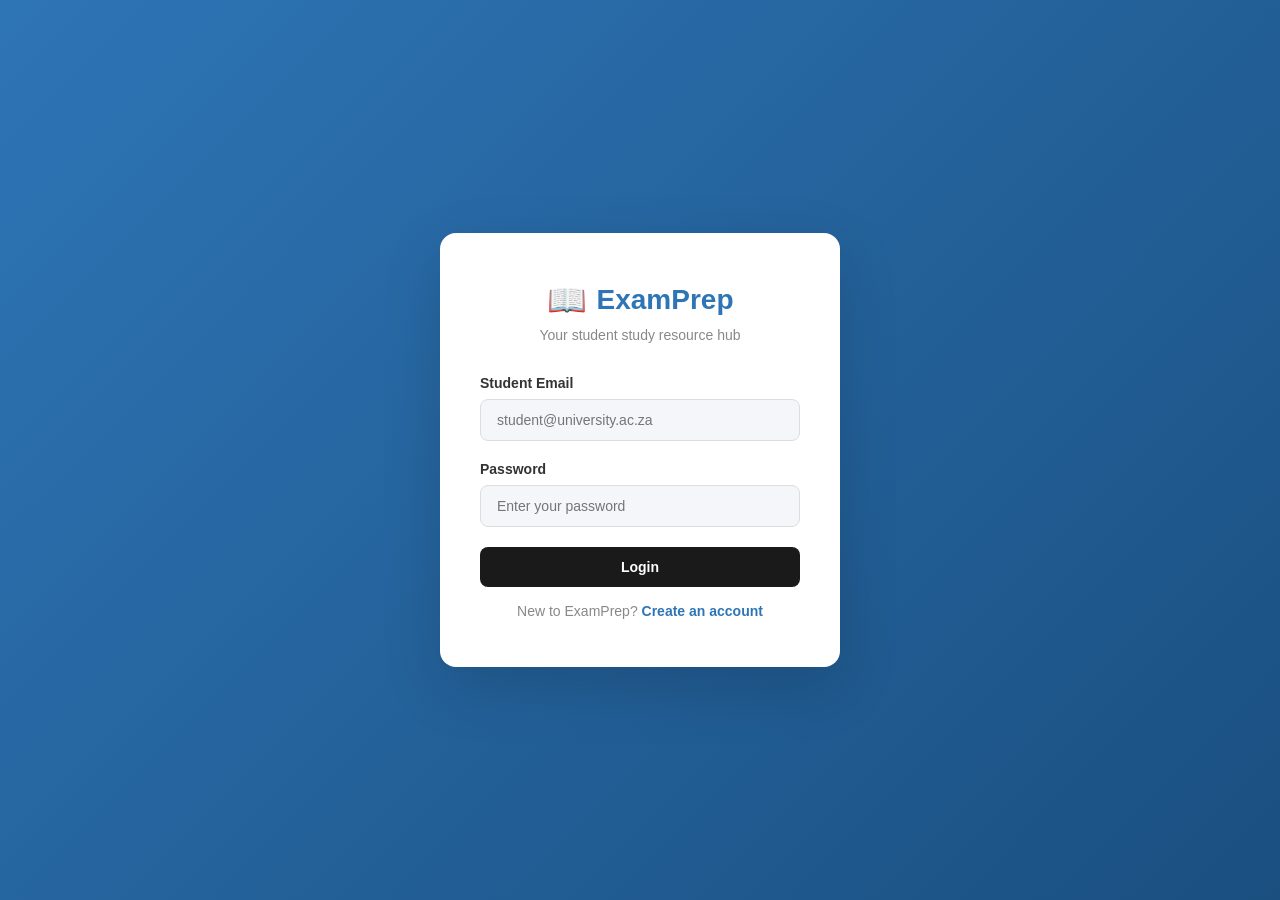
<file: index.html>
<!DOCTYPE html>
<html lang="en">
<head>
  <meta charset="UTF-8">
  <meta name="viewport" content="width=device-width, initial-scale=1.0">
  <title>ExamPrep - Login</title>
  <link rel="stylesheet" href="style.css">
</head>
<body class="login-body">
  <div class="login-container">
    <div class="login-card">
      <div class="login-logo">
        <span class="logo-icon">📖</span>
        <span class="logo-text">ExamPrep</span>
      </div>
      <p class="login-tagline">Your student study resource hub</p>
      <div class="form-group">
        <label for="email">Student Email</label>
        <input type="email" id="email" placeholder="student@university.ac.za">
      </div>
      <div class="form-group">
        <label for="password">Password</label>
        <input type="password" id="password" placeholder="Enter your password">
      </div>
      <a href="home.html"><button class="btn-primary full-width">Login</button></a>
      <p class="register-link">New to ExamPrep? <a href="home.html">Create an account</a></p>
    </div>
  </div>
</body>
</html>
</file>
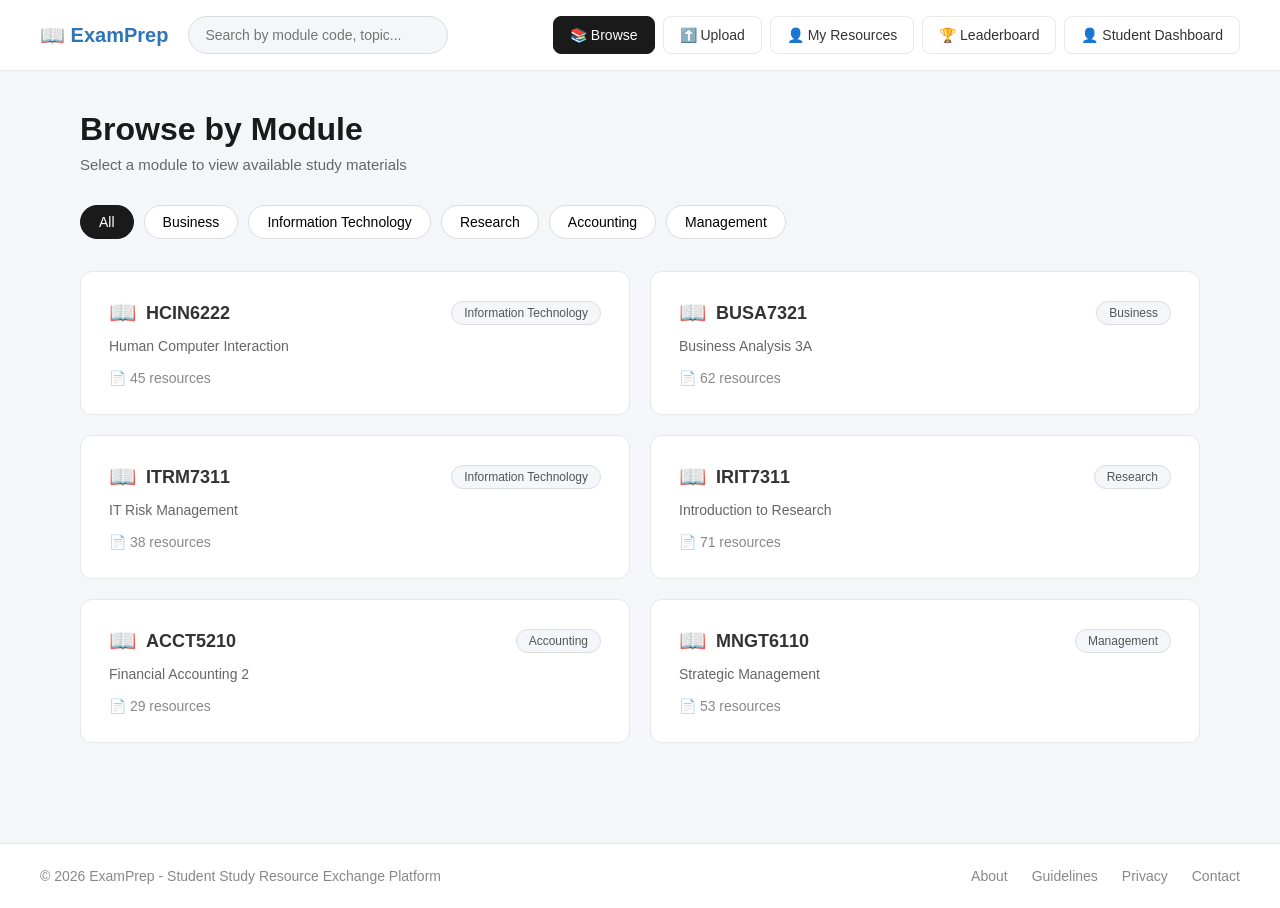
<file: browse.html>
<!DOCTYPE html>
<html lang="en">
<head>
  <meta charset="UTF-8">
  <meta name="viewport" content="width=device-width, initial-scale=1.0">
  <title>ExamPrep - Browse</title>
  <link rel="stylesheet" href="style.css">
</head>
<body>
  <nav class="navbar">
    <div class="nav-left">
      <a href="home.html" class="nav-logo">📖 ExamPrep</a>
      <input type="text" class="nav-search" placeholder="Search by module code, topic...">
    </div>
    <div class="nav-right">
      <a href="browse.html" class="nav-btn active">📚 Browse</a>
      <a href="upload.html" class="nav-btn">⬆️ Upload</a>
      <a href="myresources.html" class="nav-btn">👤 My Resources</a>
      <a href="leaderboard.html" class="nav-btn">🏆 Leaderboard</a>
      <a href="home.html" class="nav-btn">👤 Student Dashboard</a>
    </div>
  </nav>

  <div class="page-content">
    <h1 class="page-title">Browse by Module</h1>
    <p class="page-subtitle">Select a module to view available study materials</p>

    <div class="filter-tags">
      <button class="filter-tag active">All</button>
      <button class="filter-tag">Business</button>
      <button class="filter-tag">Information Technology</button>
      <button class="filter-tag">Research</button>
      <button class="filter-tag">Accounting</button>
      <button class="filter-tag">Management</button>
    </div>

    <div class="module-grid">
      <a href="resource.html" class="module-card">
        <div class="module-card-top">
          <div class="module-icon-title">
            <span class="module-icon">📖</span>
            <h3>HCIN6222</h3>
          </div>
          <span class="module-tag">Information Technology</span>
        </div>
        <p class="module-name">Human Computer Interaction</p>
        <p class="module-resources">📄 45 resources</p>
      </a>
      <a href="resource_busa.html" class="module-card">
        <div class="module-card-top">
          <div class="module-icon-title">
            <span class="module-icon">📖</span>
            <h3>BUSA7321</h3>
          </div>
          <span class="module-tag">Business</span>
        </div>
        <p class="module-name">Business Analysis 3A</p>
        <p class="module-resources">📄 62 resources</p>
      </a>
      <a href="resource_itrm.html" class="module-card">
        <div class="module-card-top">
          <div class="module-icon-title">
            <span class="module-icon">📖</span>
            <h3>ITRM7311</h3>
          </div>
          <span class="module-tag">Information Technology</span>
        </div>
        <p class="module-name">IT Risk Management</p>
        <p class="module-resources">📄 38 resources</p>
      </a>
      <a href="resource_irit.html" class="module-card">
        <div class="module-card-top">
          <div class="module-icon-title">
            <span class="module-icon">📖</span>
            <h3>IRIT7311</h3>
          </div>
          <span class="module-tag">Research</span>
        </div>
        <p class="module-name">Introduction to Research</p>
        <p class="module-resources">📄 71 resources</p>
      </a>
      <a href="resource_acct.html" class="module-card">
        <div class="module-card-top">
          <div class="module-icon-title">
            <span class="module-icon">📖</span>
            <h3>ACCT5210</h3>
          </div>
          <span class="module-tag">Accounting</span>
        </div>
        <p class="module-name">Financial Accounting 2</p>
        <p class="module-resources">📄 29 resources</p>
      </a>
      <a href="resource_mngt.html" class="module-card">
        <div class="module-card-top">
          <div class="module-icon-title">
            <span class="module-icon">📖</span>
            <h3>MNGT6110</h3>
          </div>
          <span class="module-tag">Management</span>
        </div>
        <p class="module-name">Strategic Management</p>
        <p class="module-resources">📄 53 resources</p>
      </a>
    </div>
  </div>

  <footer class="footer">
    <p>© 2026 ExamPrep - Student Study Resource Exchange Platform</p>
    <div class="footer-links">
      <a href="#">About</a>
      <a href="#">Guidelines</a>
      <a href="#">Privacy</a>
      <a href="#">Contact</a>
    </div>
  </footer>
</body>
</html>
</file>
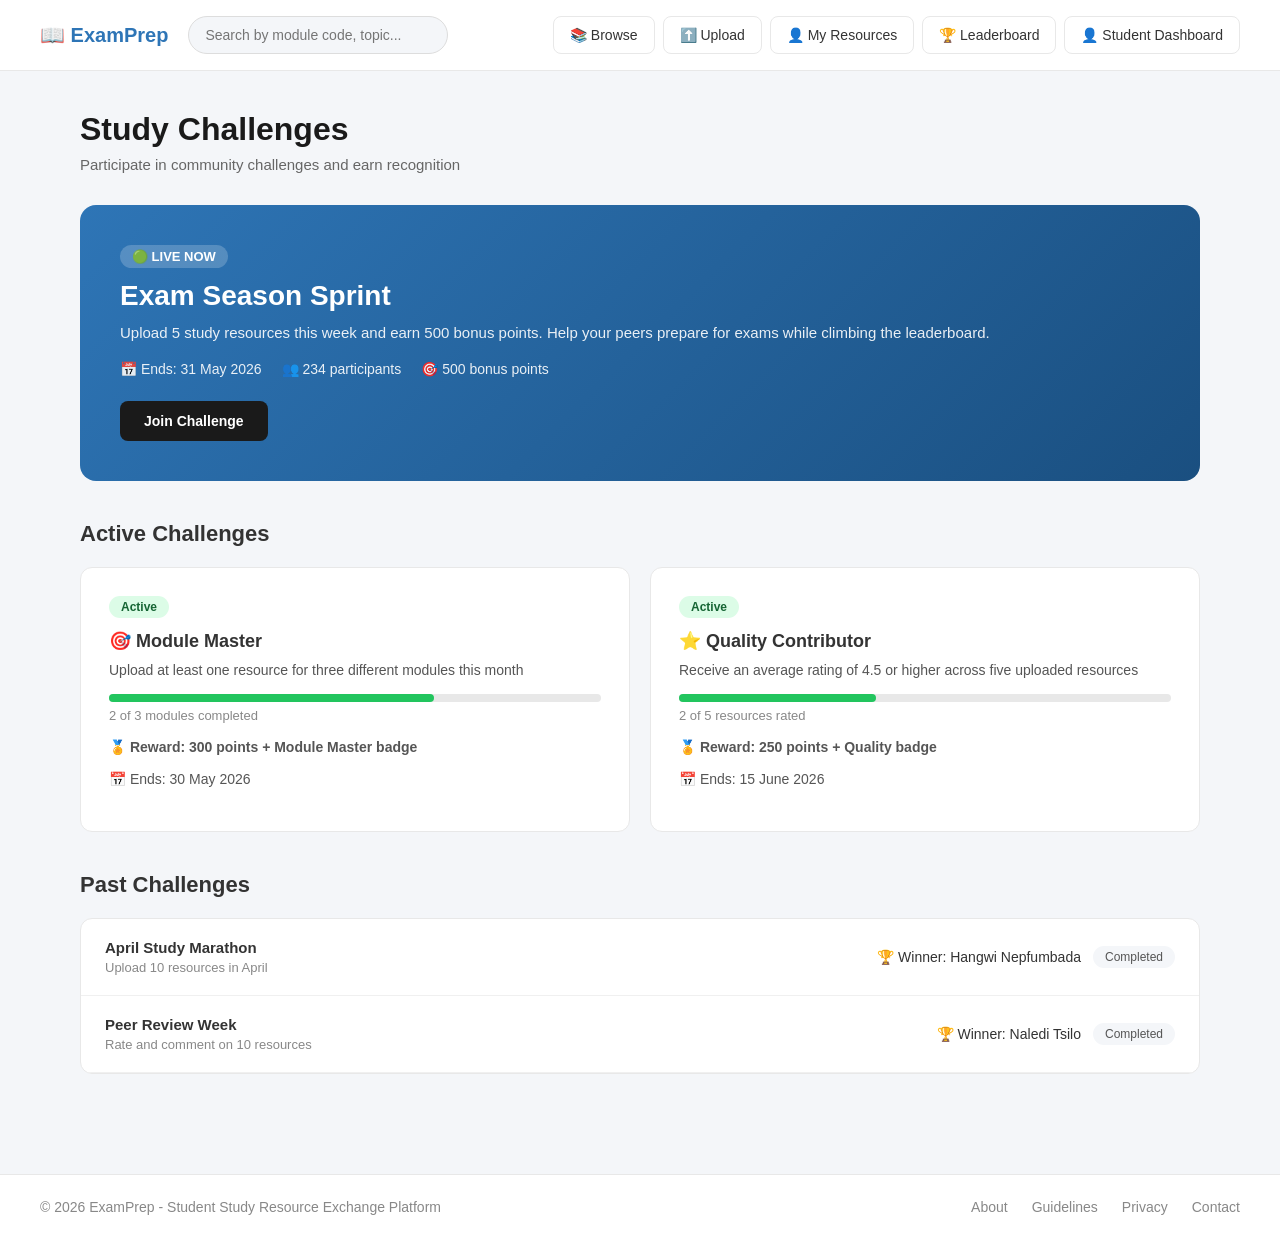
<file: challenges.html>
<!DOCTYPE html>
<html lang="en">
<head>
  <meta charset="UTF-8">
  <meta name="viewport" content="width=device-width, initial-scale=1.0">
  <title>ExamPrep - Challenges</title>
  <link rel="stylesheet" href="style.css">
</head>
<body>
  <nav class="navbar">
    <div class="nav-left">
      <a href="home.html" class="nav-logo">📖 ExamPrep</a>
      <input type="text" class="nav-search" placeholder="Search by module code, topic...">
    </div>
    <div class="nav-right">
      <a href="browse.html" class="nav-btn">📚 Browse</a>
      <a href="upload.html" class="nav-btn">⬆️ Upload</a>
      <a href="myresources.html" class="nav-btn">👤 My Resources</a>
      <a href="leaderboard.html" class="nav-btn">🏆 Leaderboard</a>
      <a href="home.html" class="nav-btn">👤 Student Dashboard</a>
    </div>
  </nav>

  <div class="page-content">
    <h1 class="page-title">Study Challenges</h1>
    <p class="page-subtitle">Participate in community challenges and earn recognition</p>

    <div class="challenge-banner">
      <div class="challenge-banner-content">
        <span class="challenge-live">🟢 LIVE NOW</span>
        <h2>Exam Season Sprint</h2>
        <p>Upload 5 study resources this week and earn 500 bonus points. Help your peers prepare for exams while climbing the leaderboard.</p>
        <div class="challenge-meta">
          <span>📅 Ends: 31 May 2026</span>
          <span>👥 234 participants</span>
          <span>🎯 500 bonus points</span>
        </div>
        <button class="btn-primary">Join Challenge</button>
      </div>
    </div>

    <div class="section-title">
      <h2>Active Challenges</h2>
    </div>

    <div class="challenge-grid">
      <div class="challenge-card">
        <span class="challenge-status active-status">Active</span>
        <h3>🎯 Module Master</h3>
        <p>Upload at least one resource for three different modules this month</p>
        <div class="challenge-progress">
          <div class="progress-bar">
            <div class="progress-fill" style="width: 66%"></div>
          </div>
          <p>2 of 3 modules completed</p>
        </div>
        <p class="challenge-reward">🏅 Reward: 300 points + Module Master badge</p>
        <p class="challenge-deadline">📅 Ends: 30 May 2026</p>
      </div>

      <div class="challenge-card">
        <span class="challenge-status active-status">Active</span>
        <h3>⭐ Quality Contributor</h3>
        <p>Receive an average rating of 4.5 or higher across five uploaded resources</p>
        <div class="challenge-progress">
          <div class="progress-bar">
            <div class="progress-fill" style="width: 40%"></div>
          </div>
          <p>2 of 5 resources rated</p>
        </div>
        <p class="challenge-reward">🏅 Reward: 250 points + Quality badge</p>
        <p class="challenge-deadline">📅 Ends: 15 June 2026</p>
      </div>
    </div>

    <div class="section-title">
      <h2>Past Challenges</h2>
    </div>

    <div class="past-challenges">
      <div class="past-challenge-row">
        <div>
          <h4>April Study Marathon</h4>
          <p>Upload 10 resources in April</p>
        </div>
        <div class="past-challenge-winner">
          <span>🏆 Winner: Hangwi Nepfumbada</span>
          <span class="completed-badge">Completed</span>
        </div>
      </div>
      <div class="past-challenge-row">
        <div>
          <h4>Peer Review Week</h4>
          <p>Rate and comment on 10 resources</p>
        </div>
        <div class="past-challenge-winner">
          <span>🏆 Winner: Naledi Tsilo</span>
          <span class="completed-badge">Completed</span>
        </div>
      </div>
    </div>
  </div>

  <footer class="footer">
    <p>© 2026 ExamPrep - Student Study Resource Exchange Platform</p>
    <div class="footer-links">
      <a href="#">About</a>
      <a href="#">Guidelines</a>
      <a href="#">Privacy</a>
      <a href="#">Contact</a>
    </div>
  </footer>
</body>
</html>
</file>
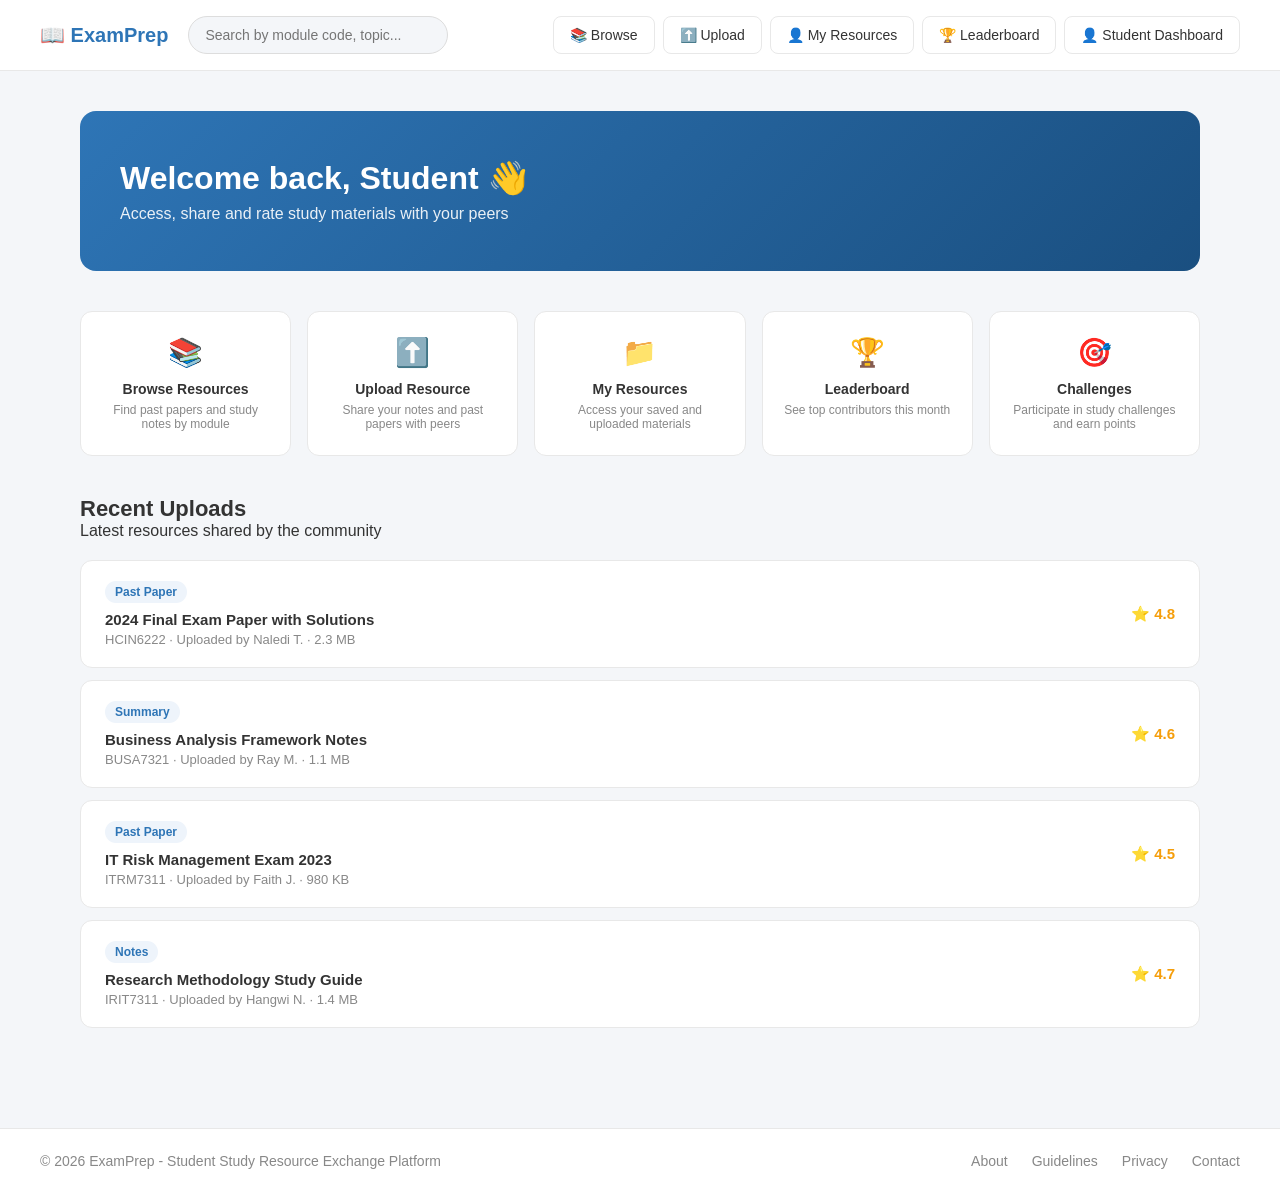
<file: home.html>
<!DOCTYPE html>
<html lang="en">
<head>
  <meta charset="UTF-8">
  <meta name="viewport" content="width=device-width, initial-scale=1.0">
  <title>ExamPrep - Home</title>
  <link rel="stylesheet" href="style.css">
</head>
<body>
  <nav class="navbar">
    <div class="nav-left">
      <a href="home.html" class="nav-logo">📖 ExamPrep</a>
      <input type="text" class="nav-search" placeholder="Search by module code, topic...">
    </div>
    <div class="nav-right">
      <a href="browse.html" class="nav-btn">📚 Browse</a>
      <a href="upload.html" class="nav-btn">⬆️ Upload</a>
      <a href="myresources.html" class="nav-btn">👤 My Resources</a>
      <a href="leaderboard.html" class="nav-btn">🏆 Leaderboard</a>
      <a href="home.html" class="nav-btn">👤 Student Dashboard</a>
    </div>
  </nav>

  <div class="page-content">
    <div class="hero-section">
      <h1>Welcome back, Student 👋</h1>
      <p>Access, share and rate study materials with your peers</p>
    </div>

    <div class="quick-access">
      <a href="browse.html" class="quick-card">
        <span class="quick-icon">📚</span>
        <h3>Browse Resources</h3>
        <p>Find past papers and study notes by module</p>
      </a>
      <a href="upload.html" class="quick-card">
        <span class="quick-icon">⬆️</span>
        <h3>Upload Resource</h3>
        <p>Share your notes and past papers with peers</p>
      </a>
      <a href="myresources.html" class="quick-card">
        <span class="quick-icon">📁</span>
        <h3>My Resources</h3>
        <p>Access your saved and uploaded materials</p>
      </a>
      <a href="leaderboard.html" class="quick-card">
        <span class="quick-icon">🏆</span>
        <h3>Leaderboard</h3>
        <p>See top contributors this month</p>
      </a>
      <a href="challenges.html" class="quick-card">
        <span class="quick-icon">🎯</span>
        <h3>Challenges</h3>
        <p>Participate in study challenges and earn points</p>
      </a>
    </div>

    <div class="section-title">
      <h2>Recent Uploads</h2>
      <p>Latest resources shared by the community</p>
    </div>

    <div class="resource-list">
      <a href="resource.html" class="resource-card">
        <div class="resource-info">
          <span class="resource-tag">Past Paper</span>
          <h4>2024 Final Exam Paper with Solutions</h4>
          <p>HCIN6222 · Uploaded by Naledi T. · 2.3 MB</p>
        </div>
        <div class="resource-rating">⭐ 4.8</div>
      </a>
      <a href="resource.html" class="resource-card">
        <div class="resource-info">
          <span class="resource-tag">Summary</span>
          <h4>Business Analysis Framework Notes</h4>
          <p>BUSA7321 · Uploaded by Ray M. · 1.1 MB</p>
        </div>
        <div class="resource-rating">⭐ 4.6</div>
      </a>
      <a href="resource.html" class="resource-card">
        <div class="resource-info">
          <span class="resource-tag">Past Paper</span>
          <h4>IT Risk Management Exam 2023</h4>
          <p>ITRM7311 · Uploaded by Faith J. · 980 KB</p>
        </div>
        <div class="resource-rating">⭐ 4.5</div>
      </a>
      <a href="resource.html" class="resource-card">
        <div class="resource-info">
          <span class="resource-tag">Notes</span>
          <h4>Research Methodology Study Guide</h4>
          <p>IRIT7311 · Uploaded by Hangwi N. · 1.4 MB</p>
        </div>
        <div class="resource-rating">⭐ 4.7</div>
      </a>
    </div>
  </div>

  <footer class="footer">
    <p>© 2026 ExamPrep - Student Study Resource Exchange Platform</p>
    <div class="footer-links">
      <a href="#">About</a>
      <a href="#">Guidelines</a>
      <a href="#">Privacy</a>
      <a href="#">Contact</a>
    </div>
  </footer>
</body>
</html>
</file>
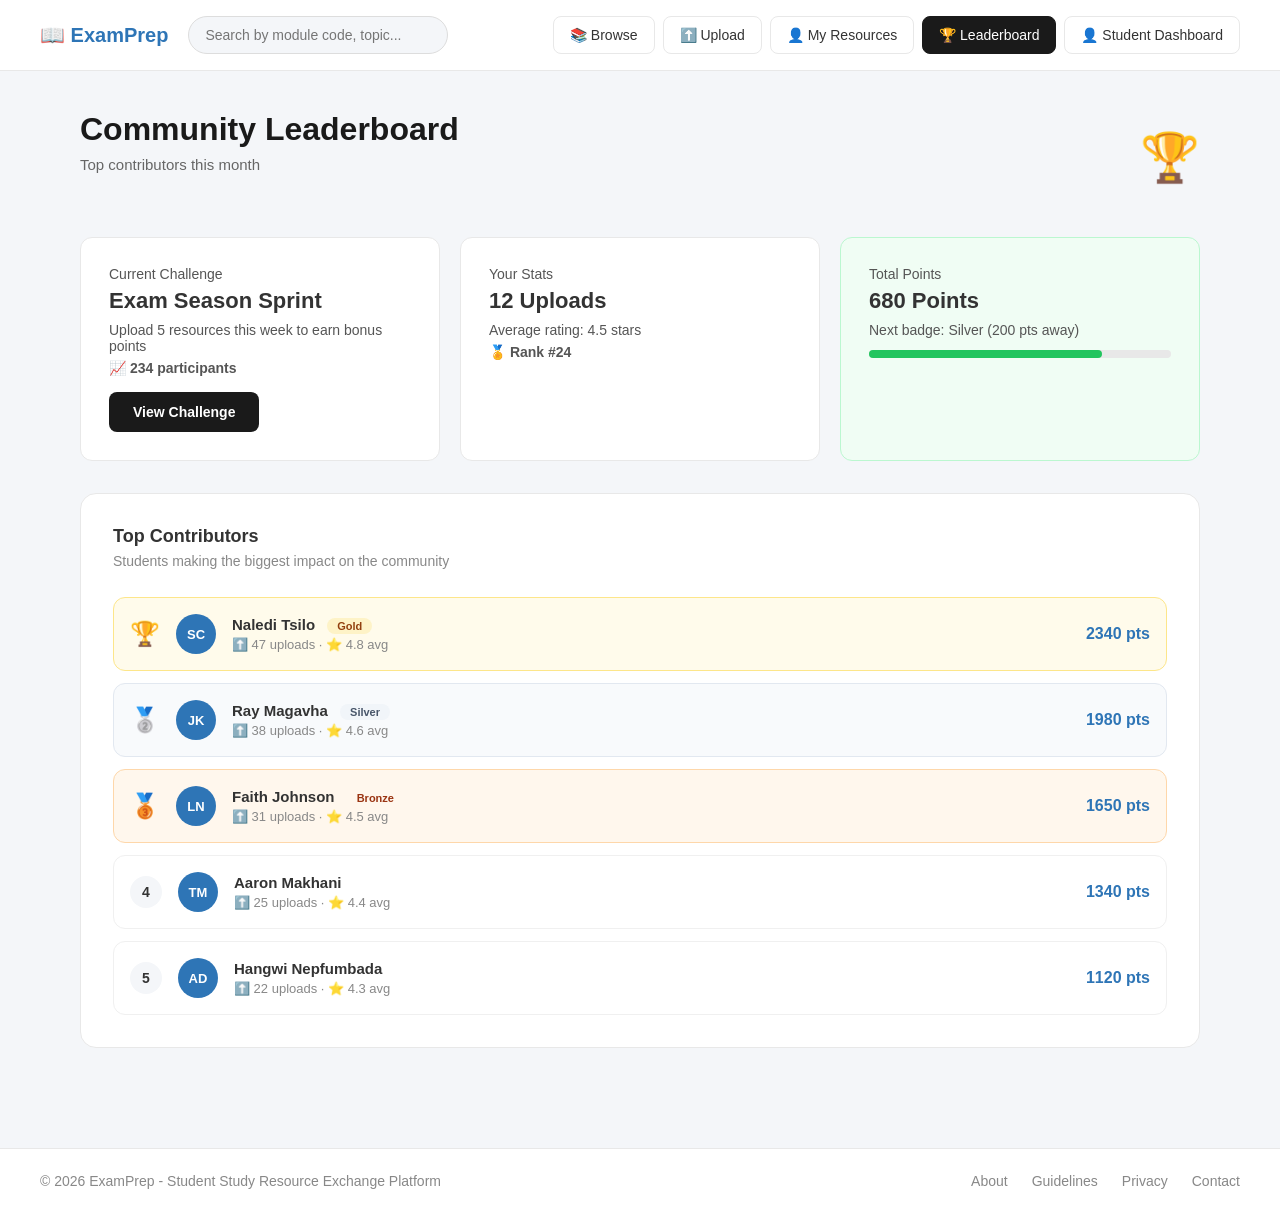
<file: leaderboard.html>
<!DOCTYPE html>
<html lang="en">
<head>
  <meta charset="UTF-8">
  <meta name="viewport" content="width=device-width, initial-scale=1.0">
  <title>ExamPrep - Leaderboard</title>
  <link rel="stylesheet" href="style.css">
</head>
<body>
  <nav class="navbar">
    <div class="nav-left">
      <a href="home.html" class="nav-logo">📖 ExamPrep</a>
      <input type="text" class="nav-search" placeholder="Search by module code, topic...">
    </div>
    <div class="nav-right">
      <a href="browse.html" class="nav-btn">📚 Browse</a>
      <a href="upload.html" class="nav-btn">⬆️ Upload</a>
      <a href="myresources.html" class="nav-btn">👤 My Resources</a>
      <a href="leaderboard.html" class="nav-btn active">🏆 Leaderboard</a>
      <a href="home.html" class="nav-btn">👤 Student Dashboard</a>
    </div>
  </nav>

  <div class="page-content">
    <div class="leaderboard-header">
      <div>
        <h1 class="page-title">Community Leaderboard</h1>
        <p class="page-subtitle">Top contributors this month</p>
      </div>
      <span class="trophy-icon">🏆</span>
    </div>

    <div class="stats-grid">
      <div class="stat-card">
        <p class="stat-label">Current Challenge</p>
        <h3>Exam Season Sprint</h3>
        <p>Upload 5 resources this week to earn bonus points</p>
        <p class="stat-highlight">📈 234 participants</p>
        <a href="challenges.html"><button class="btn-primary" style="margin-top:10px;">View Challenge</button></a>
      </div>
      <div class="stat-card">
        <p class="stat-label">Your Stats</p>
        <h3>12 Uploads</h3>
        <p>Average rating: 4.5 stars</p>
        <p class="stat-highlight">🏅 Rank #24</p>
      </div>
      <div class="stat-card green-card">
        <p class="stat-label">Total Points</p>
        <h3>680 Points</h3>
        <p>Next badge: Silver (200 pts away)</p>
        <div class="progress-bar">
          <div class="progress-fill" style="width: 77%"></div>
        </div>
      </div>
    </div>

    <div class="leaderboard-card">
      <h3>Top Contributors</h3>
      <p class="form-subtitle">Students making the biggest impact on the community</p>

      <div class="leaderboard-row gold">
        <span class="rank-icon">🏆</span>
        <div class="contributor-avatar">SC</div>
        <div class="contributor-info">
          <p class="contributor-name">Naledi Tsilo <span class="badge gold-badge">Gold</span></p>
          <p class="contributor-stats">⬆️ 47 uploads · ⭐ 4.8 avg</p>
        </div>
        <span class="contributor-points">2340 pts</span>
      </div>

      <div class="leaderboard-row silver">
        <span class="rank-icon">🥈</span>
        <div class="contributor-avatar">JK</div>
        <div class="contributor-info">
          <p class="contributor-name">Ray Magavha <span class="badge silver-badge">Silver</span></p>
          <p class="contributor-stats">⬆️ 38 uploads · ⭐ 4.6 avg</p>
        </div>
        <span class="contributor-points">1980 pts</span>
      </div>

      <div class="leaderboard-row bronze">
        <span class="rank-icon">🥉</span>
        <div class="contributor-avatar">LN</div>
        <div class="contributor-info">
          <p class="contributor-name">Faith Johnson <span class="badge bronze-badge">Bronze</span></p>
          <p class="contributor-stats">⬆️ 31 uploads · ⭐ 4.5 avg</p>
        </div>
        <span class="contributor-points">1650 pts</span>
      </div>

      <div class="leaderboard-row">
        <span class="rank-number">4</span>
        <div class="contributor-avatar">TM</div>
        <div class="contributor-info">
          <p class="contributor-name">Aaron Makhani</p>
          <p class="contributor-stats">⬆️ 25 uploads · ⭐ 4.4 avg</p>
        </div>
        <span class="contributor-points">1340 pts</span>
      </div>

      <div class="leaderboard-row">
        <span class="rank-number">5</span>
        <div class="contributor-avatar">AD</div>
        <div class="contributor-info">
          <p class="contributor-name">Hangwi Nepfumbada</p>
          <p class="contributor-stats">⬆️ 22 uploads · ⭐ 4.3 avg</p>
        </div>
        <span class="contributor-points">1120 pts</span>
      </div>
    </div>
  </div>

  <footer class="footer">
    <p>© 2026 ExamPrep - Student Study Resource Exchange Platform</p>
    <div class="footer-links">
      <a href="#">About</a>
      <a href="#">Guidelines</a>
      <a href="#">Privacy</a>
      <a href="#">Contact</a>
    </div>
  </footer>
</body>
</html>
</file>
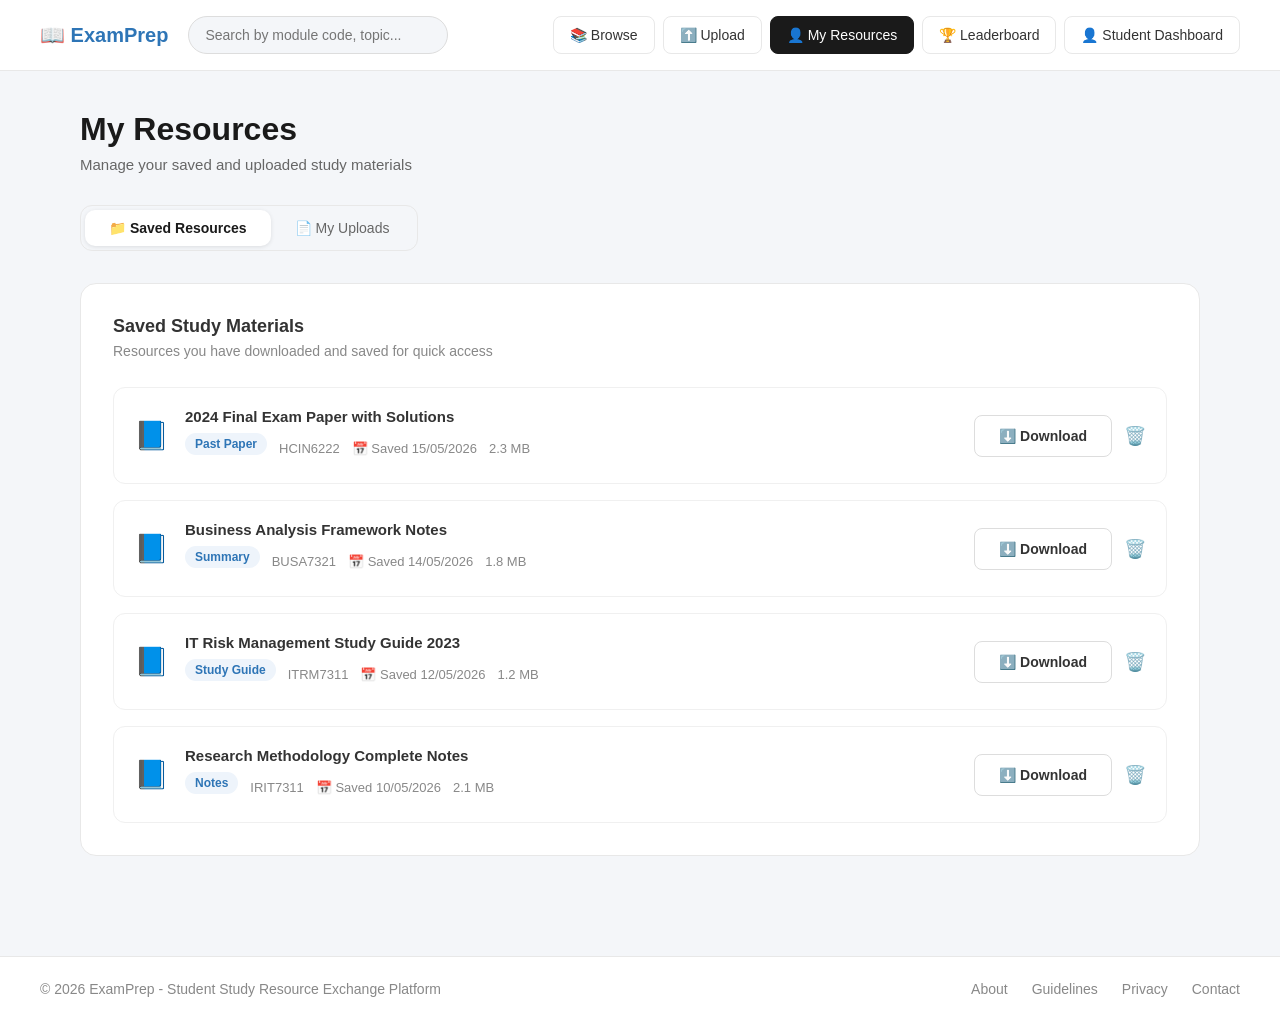
<file: myresources.html>
<!DOCTYPE html>
<html lang="en">
<head>
  <meta charset="UTF-8">
  <meta name="viewport" content="width=device-width, initial-scale=1.0">
  <title>ExamPrep - My Resources</title>
  <link rel="stylesheet" href="style.css">
</head>
<body>
  <nav class="navbar">
    <div class="nav-left">
      <a href="home.html" class="nav-logo">📖 ExamPrep</a>
      <input type="text" class="nav-search" placeholder="Search by module code, topic...">
    </div>
    <div class="nav-right">
      <a href="browse.html" class="nav-btn">📚 Browse</a>
      <a href="upload.html" class="nav-btn">⬆️ Upload</a>
      <a href="myresources.html" class="nav-btn active">👤 My Resources</a>
      <a href="leaderboard.html" class="nav-btn">🏆 Leaderboard</a>
      <a href="home.html" class="nav-btn">👤 Student Dashboard</a>
    </div>
  </nav>

  <div class="page-content">
    <h1 class="page-title">My Resources</h1>
    <p class="page-subtitle">Manage your saved and uploaded study materials</p>

    <div class="tab-bar">
      <button class="tab active-tab">📁 Saved Resources</button>
      <button class="tab">📄 My Uploads</button>
    </div>

    <div class="saved-section">
      <h3>Saved Study Materials</h3>
      <p class="form-subtitle">Resources you have downloaded and saved for quick access</p>

      <div class="saved-resource-row">
        <span class="saved-icon">📘</span>
        <div class="saved-info">
          <h4>2024 Final Exam Paper with Solutions</h4>
          <div class="saved-meta">
            <span class="resource-tag">Past Paper</span>
            <span>HCIN6222</span>
            <span>📅 Saved 15/05/2026</span>
            <span>2.3 MB</span>
          </div>
        </div>
        <div class="saved-actions">
          <button class="btn-secondary">⬇️ Download</button>
          <button class="btn-delete">🗑️</button>
        </div>
      </div>

      <div class="saved-resource-row">
        <span class="saved-icon">📘</span>
        <div class="saved-info">
          <h4>Business Analysis Framework Notes</h4>
          <div class="saved-meta">
            <span class="resource-tag">Summary</span>
            <span>BUSA7321</span>
            <span>📅 Saved 14/05/2026</span>
            <span>1.8 MB</span>
          </div>
        </div>
        <div class="saved-actions">
          <button class="btn-secondary">⬇️ Download</button>
          <button class="btn-delete">🗑️</button>
        </div>
      </div>

      <div class="saved-resource-row">
        <span class="saved-icon">📘</span>
        <div class="saved-info">
          <h4>IT Risk Management Study Guide 2023</h4>
          <div class="saved-meta">
            <span class="resource-tag">Study Guide</span>
            <span>ITRM7311</span>
            <span>📅 Saved 12/05/2026</span>
            <span>1.2 MB</span>
          </div>
        </div>
        <div class="saved-actions">
          <button class="btn-secondary">⬇️ Download</button>
          <button class="btn-delete">🗑️</button>
        </div>
      </div>

      <div class="saved-resource-row">
        <span class="saved-icon">📘</span>
        <div class="saved-info">
          <h4>Research Methodology Complete Notes</h4>
          <div class="saved-meta">
            <span class="resource-tag">Notes</span>
            <span>IRIT7311</span>
            <span>📅 Saved 10/05/2026</span>
            <span>2.1 MB</span>
          </div>
        </div>
        <div class="saved-actions">
          <button class="btn-secondary">⬇️ Download</button>
          <button class="btn-delete">🗑️</button>
        </div>
      </div>
    </div>
  </div>

  <footer class="footer">
    <p>© 2026 ExamPrep - Student Study Resource Exchange Platform</p>
    <div class="footer-links">
      <a href="#">About</a>
      <a href="#">Guidelines</a>
      <a href="#">Privacy</a>
      <a href="#">Contact</a>
    </div>
  </footer>
</body>
</html>
</file>
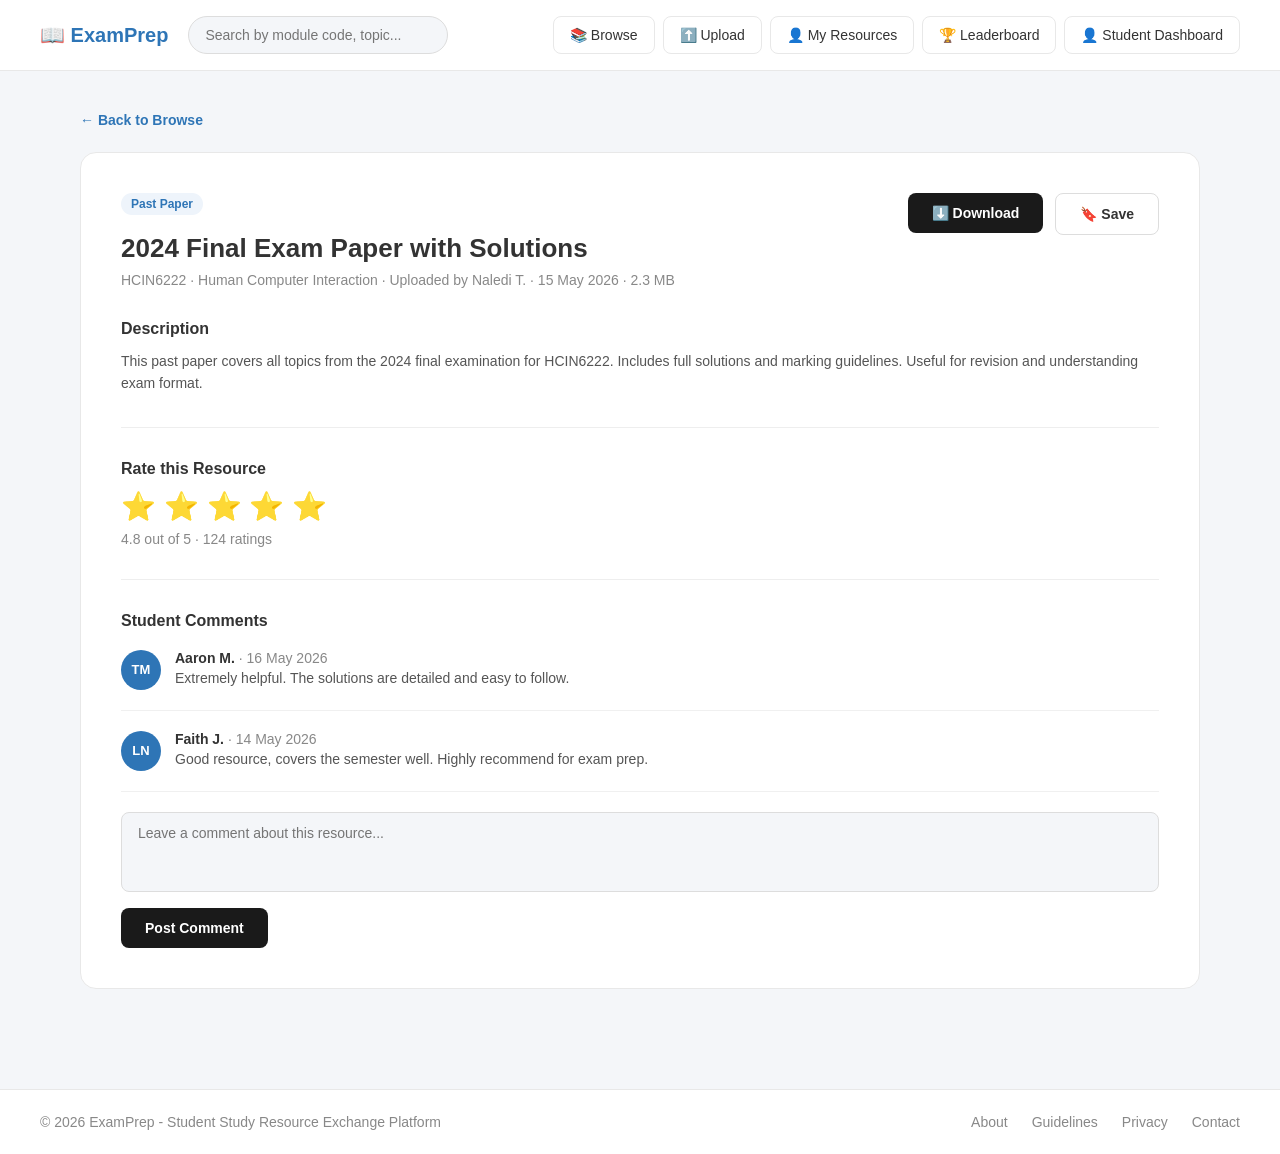
<file: resource.html>
<!DOCTYPE html>
<html lang="en">
<head>
  <meta charset="UTF-8">
  <meta name="viewport" content="width=device-width, initial-scale=1.0">
  <title>ExamPrep - Resource</title>
  <link rel="stylesheet" href="style.css">
</head>
<body>
  <nav class="navbar">
    <div class="nav-left">
      <a href="home.html" class="nav-logo">📖 ExamPrep</a>
      <input type="text" class="nav-search" placeholder="Search by module code, topic...">
    </div>
    <div class="nav-right">
      <a href="browse.html" class="nav-btn">📚 Browse</a>
      <a href="upload.html" class="nav-btn">⬆️ Upload</a>
      <a href="myresources.html" class="nav-btn">👤 My Resources</a>
      <a href="leaderboard.html" class="nav-btn">🏆 Leaderboard</a>
      <a href="home.html" class="nav-btn">👤 Student Dashboard</a>
    </div>
  </nav>

  <div class="page-content">
    <a href="browse.html" class="back-link">← Back to Browse</a>

    <div class="resource-detail-card">
      <div class="resource-detail-header">
        <div>
          <span class="resource-tag">Past Paper</span>
          <h1>2024 Final Exam Paper with Solutions</h1>
          <p class="resource-meta">HCIN6222 · Human Computer Interaction · Uploaded by Naledi T. · 15 May 2026 · 2.3 MB</p>
        </div>
        <div class="resource-actions">
          <a href="myresources.html"><button class="btn-primary">⬇️ Download</button></a>
          <button class="btn-secondary">🔖 Save</button>
        </div>
      </div>

      <div class="resource-description">
        <h3>Description</h3>
        <p>This past paper covers all topics from the 2024 final examination for HCIN6222. Includes full solutions and marking guidelines. Useful for revision and understanding exam format.</p>
      </div>

      <div class="rating-section">
        <h3>Rate this Resource</h3>
        <div class="stars">
          <span class="star">⭐</span>
          <span class="star">⭐</span>
          <span class="star">⭐</span>
          <span class="star">⭐</span>
          <span class="star">⭐</span>
        </div>
        <p class="rating-summary">4.8 out of 5 · 124 ratings</p>
      </div>

      <div class="comments-section">
        <h3>Student Comments</h3>
        <div class="comment">
          <div class="comment-avatar">TM</div>
          <div class="comment-body">
            <p class="comment-author">Aaron M. <span class="comment-date">· 16 May 2026</span></p>
            <p>Extremely helpful. The solutions are detailed and easy to follow.</p>
          </div>
        </div>
        <div class="comment">
          <div class="comment-avatar">LN</div>
          <div class="comment-body">
            <p class="comment-author">Faith J. <span class="comment-date">· 14 May 2026</span></p>
            <p>Good resource, covers the semester well. Highly recommend for exam prep.</p>
          </div>
        </div>
        <div class="comment-input">
          <textarea placeholder="Leave a comment about this resource..."></textarea>
          <button class="btn-primary">Post Comment</button>
        </div>
      </div>
    </div>
  </div>

  <footer class="footer">
    <p>© 2026 ExamPrep - Student Study Resource Exchange Platform</p>
    <div class="footer-links">
      <a href="#">About</a>
      <a href="#">Guidelines</a>
      <a href="#">Privacy</a>
      <a href="#">Contact</a>
    </div>
  </footer>
</body>
</html>
</file>
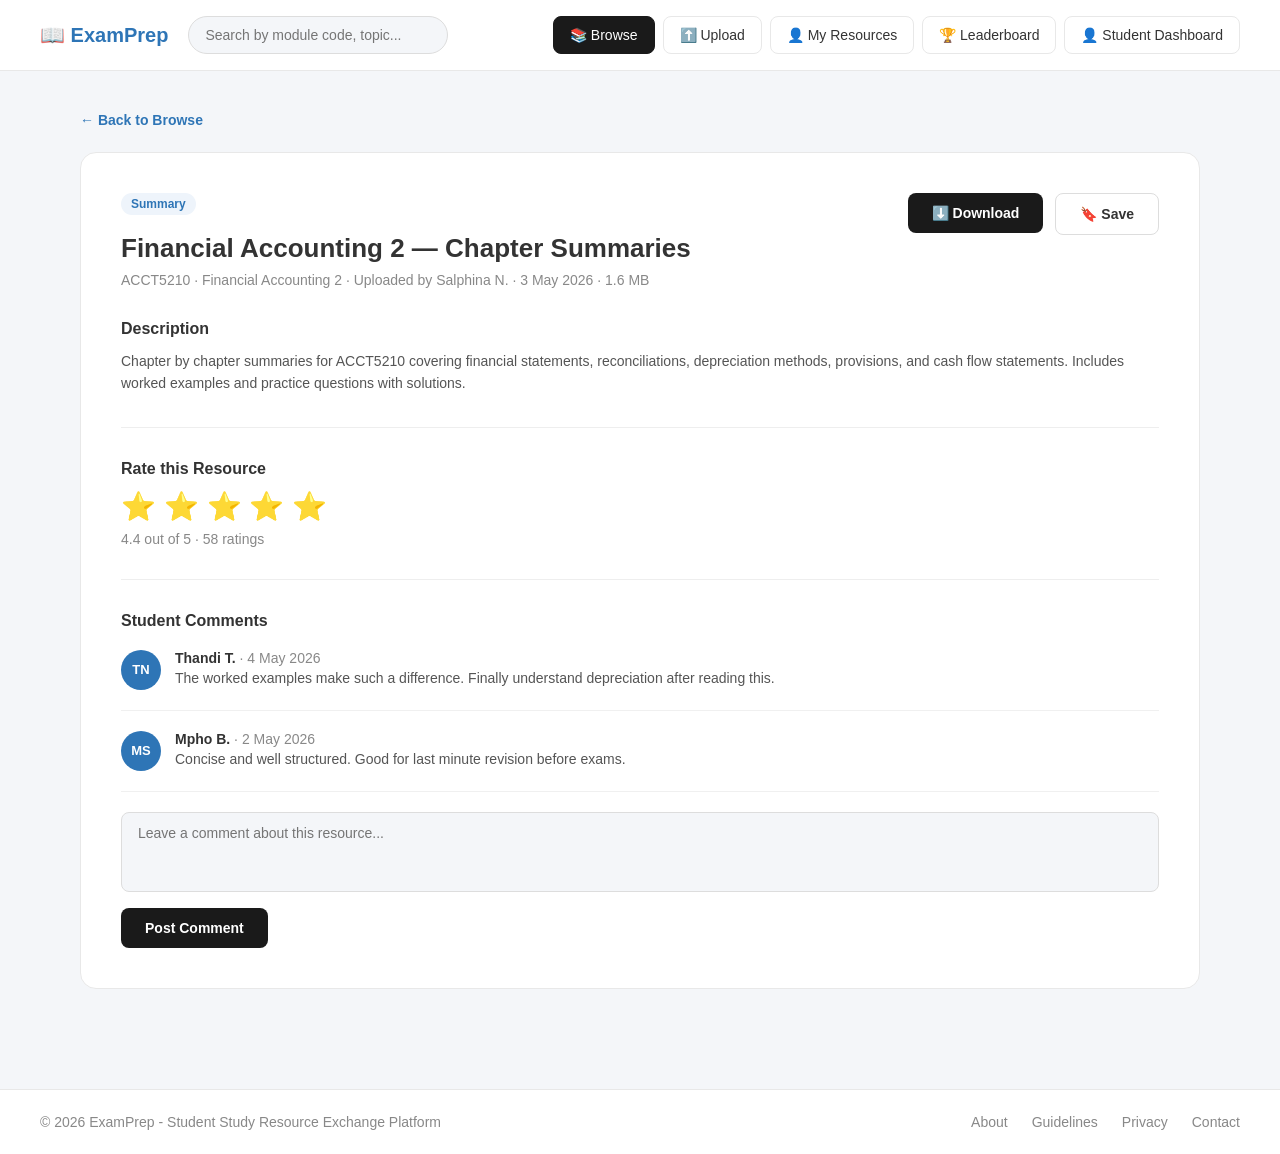
<file: resource_acct.html>
<!DOCTYPE html>
<html lang="en">
<head>
  <meta charset="UTF-8">
  <meta name="viewport" content="width=device-width, initial-scale=1.0">
  <title>ExamPrep - ACCT5210 Resource</title>
  <link rel="stylesheet" href="style.css">
</head>
<body>
  <nav class="navbar">
    <div class="nav-left">
      <a href="home.html" class="nav-logo">📖 ExamPrep</a>
      <input type="text" class="nav-search" placeholder="Search by module code, topic...">
    </div>
    <div class="nav-right">
      <a href="browse.html" class="nav-btn active">📚 Browse</a>
      <a href="upload.html" class="nav-btn">⬆️ Upload</a>
      <a href="myresources.html" class="nav-btn">👤 My Resources</a>
      <a href="leaderboard.html" class="nav-btn">🏆 Leaderboard</a>
      <a href="home.html" class="nav-btn">👤 Student Dashboard</a>
    </div>
  </nav>

  <div class="page-content">
    <a href="browse.html" class="back-link">← Back to Browse</a>

    <div class="resource-detail-card">
      <div class="resource-detail-header">
        <div>
          <span class="resource-tag">Summary</span>
          <h1>Financial Accounting 2 — Chapter Summaries</h1>
          <p class="resource-meta">ACCT5210 · Financial Accounting 2 · Uploaded by Salphina N. · 3 May 2026 · 1.6 MB</p>
        </div>
        <div class="resource-actions">
          <a href="myresources.html"><button class="btn-primary">⬇️ Download</button></a>
          <button class="btn-secondary">🔖 Save</button>
        </div>
      </div>

      <div class="resource-description">
        <h3>Description</h3>
        <p>Chapter by chapter summaries for ACCT5210 covering financial statements, reconciliations, depreciation methods, provisions, and cash flow statements. Includes worked examples and practice questions with solutions.</p>
      </div>

      <div class="rating-section">
        <h3>Rate this Resource</h3>
        <div class="stars">
          <span class="star">⭐</span>
          <span class="star">⭐</span>
          <span class="star">⭐</span>
          <span class="star">⭐</span>
          <span class="star">⭐</span>
        </div>
        <p class="rating-summary">4.4 out of 5 · 58 ratings</p>
      </div>

      <div class="comments-section">
        <h3>Student Comments</h3>
        <div class="comment">
          <div class="comment-avatar">TN</div>
          <div class="comment-body">
            <p class="comment-author">Thandi T. <span class="comment-date">· 4 May 2026</span></p>
            <p>The worked examples make such a difference. Finally understand depreciation after reading this.</p>
          </div>
        </div>
        <div class="comment">
          <div class="comment-avatar">MS</div>
          <div class="comment-body">
            <p class="comment-author">Mpho B. <span class="comment-date">· 2 May 2026</span></p>
            <p>Concise and well structured. Good for last minute revision before exams.</p>
          </div>
        </div>
        <div class="comment-input">
          <textarea placeholder="Leave a comment about this resource..."></textarea>
          <button class="btn-primary">Post Comment</button>
        </div>
      </div>
    </div>
  </div>

  <footer class="footer">
    <p>© 2026 ExamPrep - Student Study Resource Exchange Platform</p>
    <div class="footer-links">
      <a href="#">About</a>
      <a href="#">Guidelines</a>
      <a href="#">Privacy</a>
      <a href="#">Contact</a>
    </div>
  </footer>
</body>
</html>
</file>
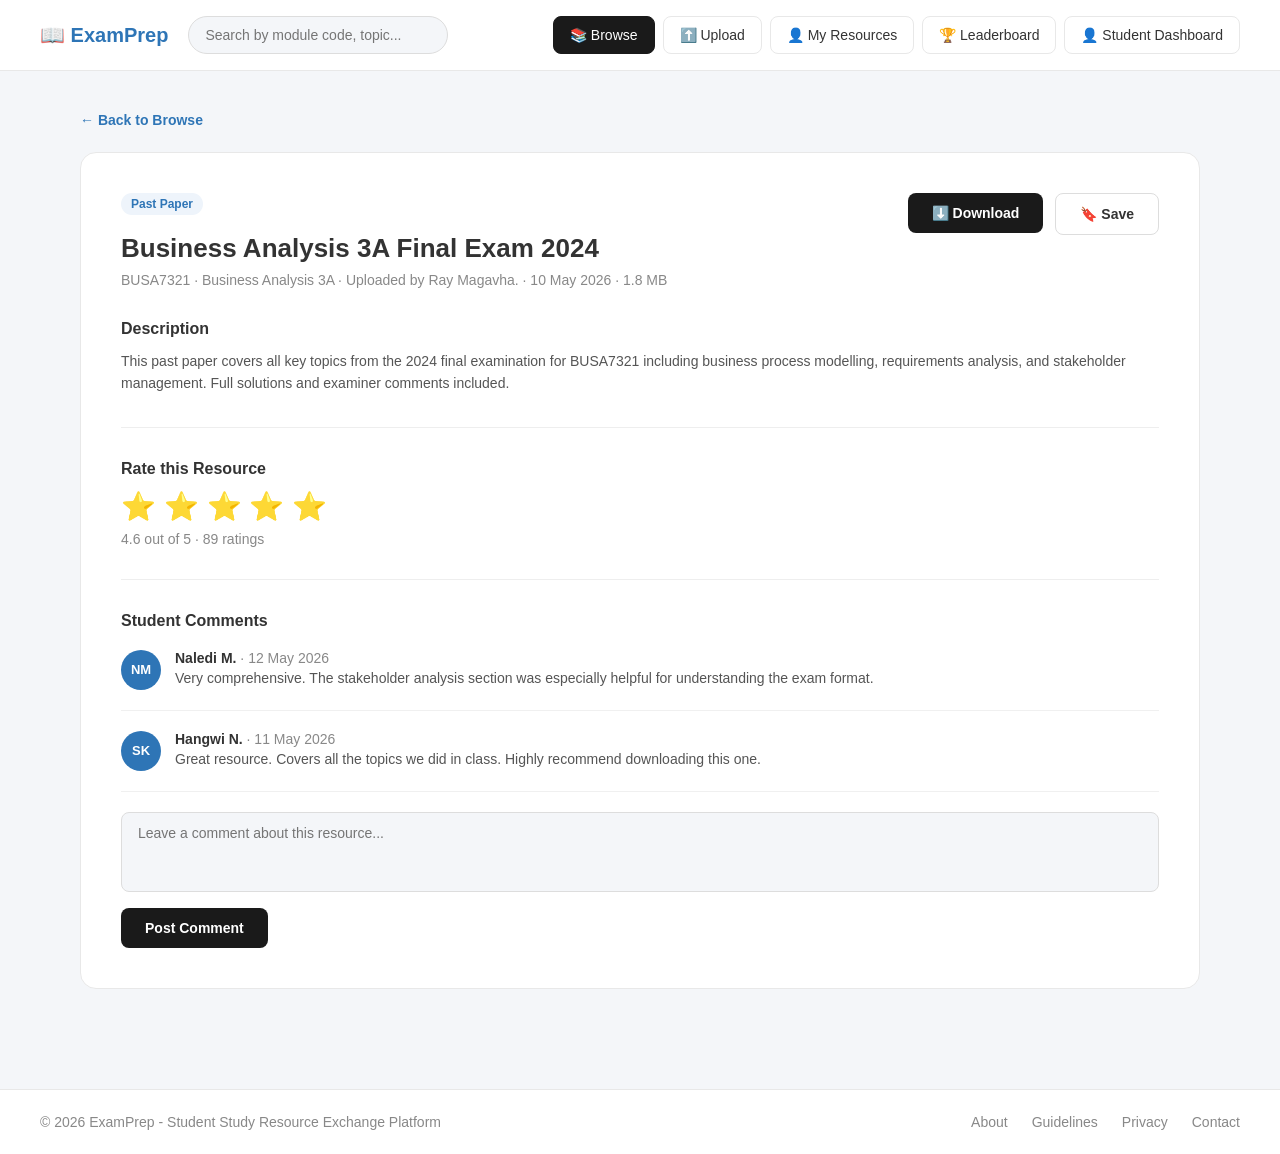
<file: resource_busa.html>
<!DOCTYPE html>
<html lang="en">
<head>
  <meta charset="UTF-8">
  <meta name="viewport" content="width=device-width, initial-scale=1.0">
  <title>ExamPrep - BUSA7321 Resource</title>
  <link rel="stylesheet" href="style.css">
</head>
<body>
  <nav class="navbar">
    <div class="nav-left">
      <a href="home.html" class="nav-logo">📖 ExamPrep</a>
      <input type="text" class="nav-search" placeholder="Search by module code, topic...">
    </div>
    <div class="nav-right">
      <a href="browse.html" class="nav-btn active">📚 Browse</a>
      <a href="upload.html" class="nav-btn">⬆️ Upload</a>
      <a href="myresources.html" class="nav-btn">👤 My Resources</a>
      <a href="leaderboard.html" class="nav-btn">🏆 Leaderboard</a>
      <a href="home.html" class="nav-btn">👤 Student Dashboard</a>
    </div>
  </nav>

  <div class="page-content">
    <a href="browse.html" class="back-link">← Back to Browse</a>

    <div class="resource-detail-card">
      <div class="resource-detail-header">
        <div>
          <span class="resource-tag">Past Paper</span>
          <h1>Business Analysis 3A Final Exam 2024</h1>
          <p class="resource-meta">BUSA7321 · Business Analysis 3A · Uploaded by Ray Magavha. · 10 May 2026 · 1.8 MB</p>
        </div>
        <div class="resource-actions">
          <a href="myresources.html"><button class="btn-primary">⬇️ Download</button></a>
          <button class="btn-secondary">🔖 Save</button>
        </div>
      </div>

      <div class="resource-description">
        <h3>Description</h3>
        <p>This past paper covers all key topics from the 2024 final examination for BUSA7321 including business process modelling, requirements analysis, and stakeholder management. Full solutions and examiner comments included.</p>
      </div>

      <div class="rating-section">
        <h3>Rate this Resource</h3>
        <div class="stars">
          <span class="star">⭐</span>
          <span class="star">⭐</span>
          <span class="star">⭐</span>
          <span class="star">⭐</span>
          <span class="star">⭐</span>
        </div>
        <p class="rating-summary">4.6 out of 5 · 89 ratings</p>
      </div>

      <div class="comments-section">
        <h3>Student Comments</h3>
        <div class="comment">
          <div class="comment-avatar">NM</div>
          <div class="comment-body">
            <p class="comment-author">Naledi M. <span class="comment-date">· 12 May 2026</span></p>
            <p>Very comprehensive. The stakeholder analysis section was especially helpful for understanding the exam format.</p>
          </div>
        </div>
        <div class="comment">
          <div class="comment-avatar">SK</div>
          <div class="comment-body">
            <p class="comment-author">Hangwi N. <span class="comment-date">· 11 May 2026</span></p>
            <p>Great resource. Covers all the topics we did in class. Highly recommend downloading this one.</p>
          </div>
        </div>
        <div class="comment-input">
          <textarea placeholder="Leave a comment about this resource..."></textarea>
          <button class="btn-primary">Post Comment</button>
        </div>
      </div>
    </div>
  </div>

  <footer class="footer">
    <p>© 2026 ExamPrep - Student Study Resource Exchange Platform</p>
    <div class="footer-links">
      <a href="#">About</a>
      <a href="#">Guidelines</a>
      <a href="#">Privacy</a>
      <a href="#">Contact</a>
    </div>
  </footer>
</body>
</html>
</file>
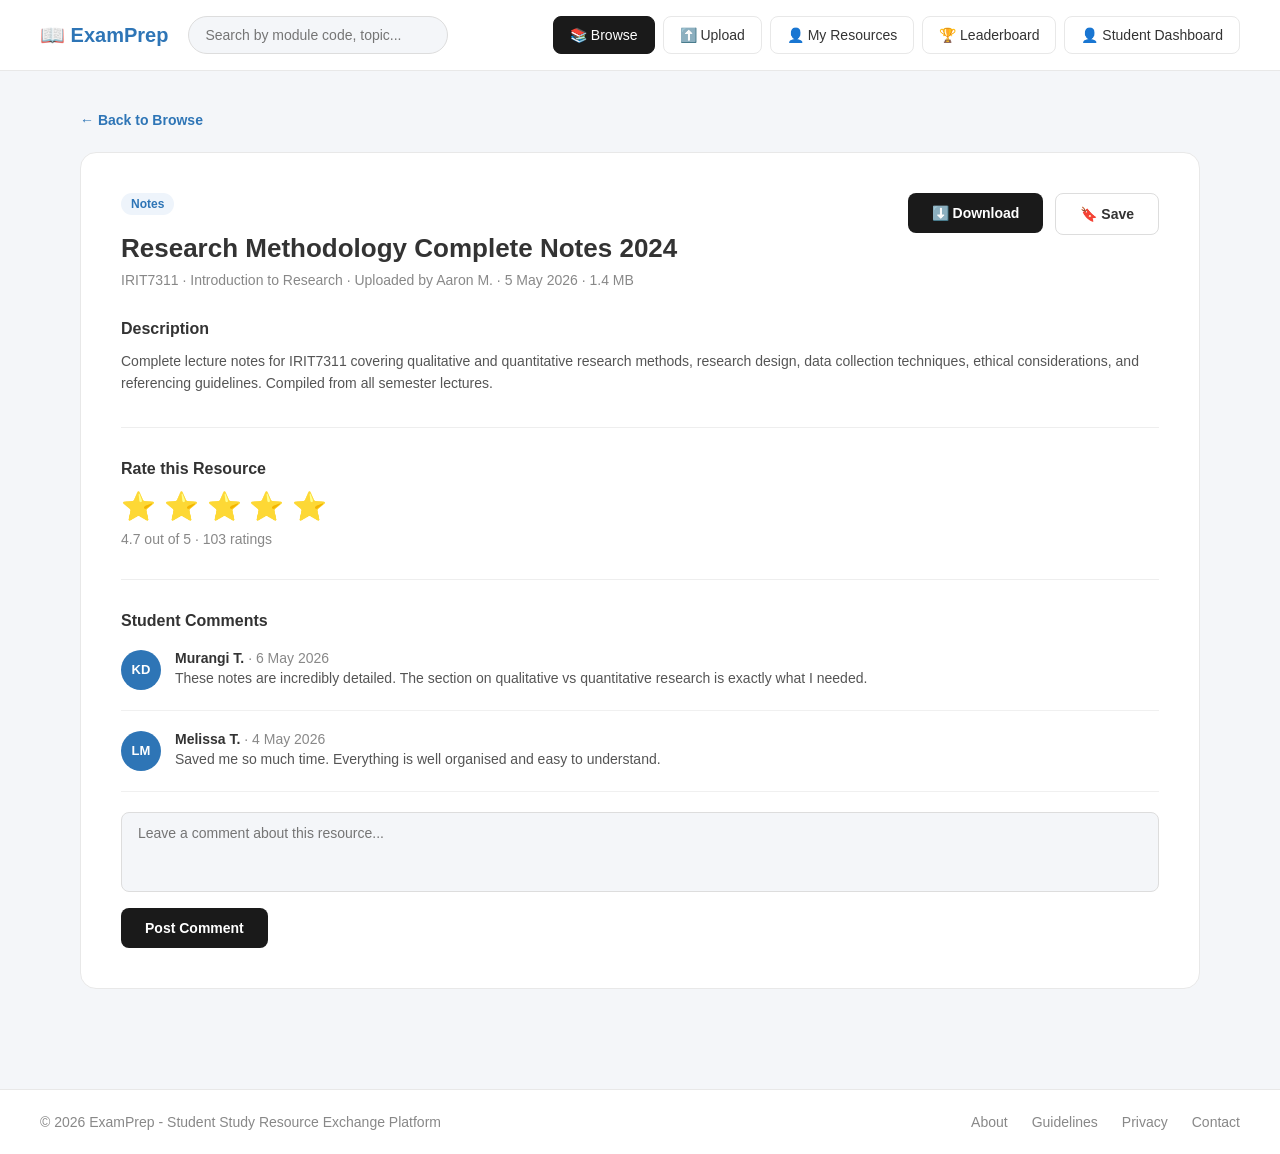
<file: resource_irit.html>
<!DOCTYPE html>
<html lang="en">
<head>
  <meta charset="UTF-8">
  <meta name="viewport" content="width=device-width, initial-scale=1.0">
  <title>ExamPrep - IRIT7311 Resource</title>
  <link rel="stylesheet" href="style.css">
</head>
<body>
  <nav class="navbar">
    <div class="nav-left">
      <a href="home.html" class="nav-logo">📖 ExamPrep</a>
      <input type="text" class="nav-search" placeholder="Search by module code, topic...">
    </div>
    <div class="nav-right">
      <a href="browse.html" class="nav-btn active">📚 Browse</a>
      <a href="upload.html" class="nav-btn">⬆️ Upload</a>
      <a href="myresources.html" class="nav-btn">👤 My Resources</a>
      <a href="leaderboard.html" class="nav-btn">🏆 Leaderboard</a>
      <a href="home.html" class="nav-btn">👤 Student Dashboard</a>
    </div>
  </nav>

  <div class="page-content">
    <a href="browse.html" class="back-link">← Back to Browse</a>

    <div class="resource-detail-card">
      <div class="resource-detail-header">
        <div>
          <span class="resource-tag">Notes</span>
          <h1>Research Methodology Complete Notes 2024</h1>
          <p class="resource-meta">IRIT7311 · Introduction to Research · Uploaded by Aaron M. · 5 May 2026 · 1.4 MB</p>
        </div>
        <div class="resource-actions">
          <a href="myresources.html"><button class="btn-primary">⬇️ Download</button></a>
          <button class="btn-secondary">🔖 Save</button>
        </div>
      </div>

      <div class="resource-description">
        <h3>Description</h3>
        <p>Complete lecture notes for IRIT7311 covering qualitative and quantitative research methods, research design, data collection techniques, ethical considerations, and referencing guidelines. Compiled from all semester lectures.</p>
      </div>

      <div class="rating-section">
        <h3>Rate this Resource</h3>
        <div class="stars">
          <span class="star">⭐</span>
          <span class="star">⭐</span>
          <span class="star">⭐</span>
          <span class="star">⭐</span>
          <span class="star">⭐</span>
        </div>
        <p class="rating-summary">4.7 out of 5 · 103 ratings</p>
      </div>

      <div class="comments-section">
        <h3>Student Comments</h3>
        <div class="comment">
          <div class="comment-avatar">KD</div>
          <div class="comment-body">
            <p class="comment-author">Murangi T. <span class="comment-date">· 6 May 2026</span></p>
            <p>These notes are incredibly detailed. The section on qualitative vs quantitative research is exactly what I needed.</p>
          </div>
        </div>
        <div class="comment">
          <div class="comment-avatar">LM</div>
          <div class="comment-body">
            <p class="comment-author">Melissa T. <span class="comment-date">· 4 May 2026</span></p>
            <p>Saved me so much time. Everything is well organised and easy to understand.</p>
          </div>
        </div>
        <div class="comment-input">
          <textarea placeholder="Leave a comment about this resource..."></textarea>
          <button class="btn-primary">Post Comment</button>
        </div>
      </div>
    </div>
  </div>

  <footer class="footer">
    <p>© 2026 ExamPrep - Student Study Resource Exchange Platform</p>
    <div class="footer-links">
      <a href="#">About</a>
      <a href="#">Guidelines</a>
      <a href="#">Privacy</a>
      <a href="#">Contact</a>
    </div>
  </footer>
</body>
</html>
</file>
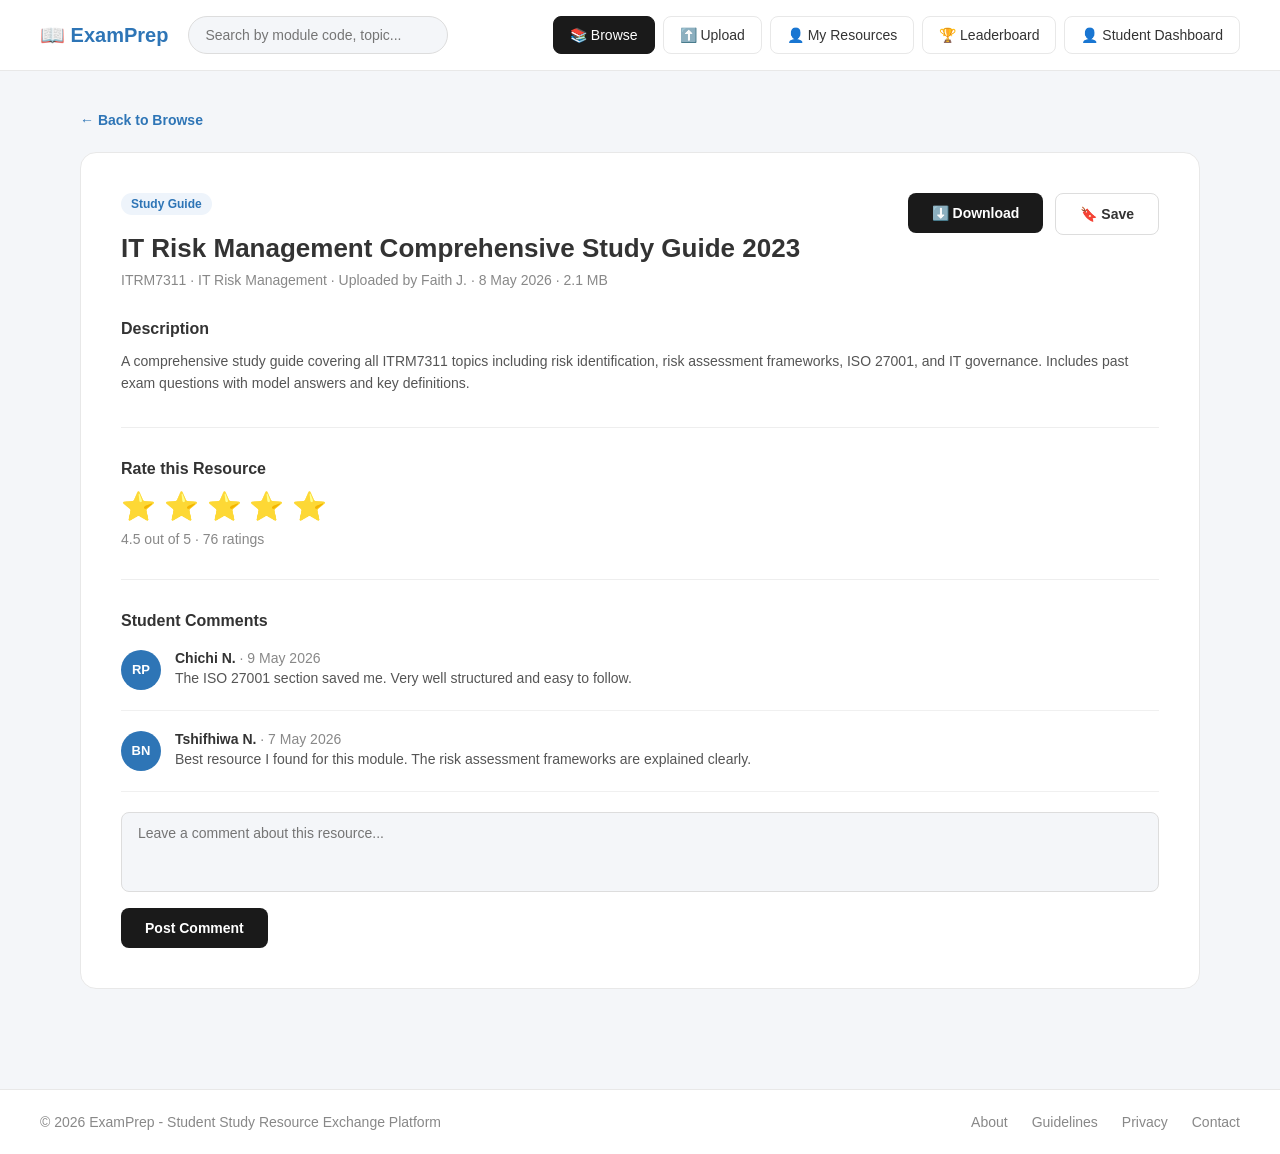
<file: resource_itrm.html>
<!DOCTYPE html>
<html lang="en">
<head>
  <meta charset="UTF-8">
  <meta name="viewport" content="width=device-width, initial-scale=1.0">
  <title>ExamPrep - ITRM7311 Resource</title>
  <link rel="stylesheet" href="style.css">
</head>
<body>
  <nav class="navbar">
    <div class="nav-left">
      <a href="home.html" class="nav-logo">📖 ExamPrep</a>
      <input type="text" class="nav-search" placeholder="Search by module code, topic...">
    </div>
    <div class="nav-right">
      <a href="browse.html" class="nav-btn active">📚 Browse</a>
      <a href="upload.html" class="nav-btn">⬆️ Upload</a>
      <a href="myresources.html" class="nav-btn">👤 My Resources</a>
      <a href="leaderboard.html" class="nav-btn">🏆 Leaderboard</a>
      <a href="home.html" class="nav-btn">👤 Student Dashboard</a>
    </div>
  </nav>

  <div class="page-content">
    <a href="browse.html" class="back-link">← Back to Browse</a>

    <div class="resource-detail-card">
      <div class="resource-detail-header">
        <div>
          <span class="resource-tag">Study Guide</span>
          <h1>IT Risk Management Comprehensive Study Guide 2023</h1>
          <p class="resource-meta">ITRM7311 · IT Risk Management · Uploaded by Faith J. · 8 May 2026 · 2.1 MB</p>
        </div>
        <div class="resource-actions">
          <a href="myresources.html"><button class="btn-primary">⬇️ Download</button></a>
          <button class="btn-secondary">🔖 Save</button>
        </div>
      </div>

      <div class="resource-description">
        <h3>Description</h3>
        <p>A comprehensive study guide covering all ITRM7311 topics including risk identification, risk assessment frameworks, ISO 27001, and IT governance. Includes past exam questions with model answers and key definitions.</p>
      </div>

      <div class="rating-section">
        <h3>Rate this Resource</h3>
        <div class="stars">
          <span class="star">⭐</span>
          <span class="star">⭐</span>
          <span class="star">⭐</span>
          <span class="star">⭐</span>
          <span class="star">⭐</span>
        </div>
        <p class="rating-summary">4.5 out of 5 · 76 ratings</p>
      </div>

      <div class="comments-section">
        <h3>Student Comments</h3>
        <div class="comment">
          <div class="comment-avatar">RP</div>
          <div class="comment-body">
            <p class="comment-author">Chichi N. <span class="comment-date">· 9 May 2026</span></p>
            <p>The ISO 27001 section saved me. Very well structured and easy to follow.</p>
          </div>
        </div>
        <div class="comment">
          <div class="comment-avatar">BN</div>
          <div class="comment-body">
            <p class="comment-author">Tshifhiwa N. <span class="comment-date">· 7 May 2026</span></p>
            <p>Best resource I found for this module. The risk assessment frameworks are explained clearly.</p>
          </div>
        </div>
        <div class="comment-input">
          <textarea placeholder="Leave a comment about this resource..."></textarea>
          <button class="btn-primary">Post Comment</button>
        </div>
      </div>
    </div>
  </div>

  <footer class="footer">
    <p>© 2026 ExamPrep - Student Study Resource Exchange Platform</p>
    <div class="footer-links">
      <a href="#">About</a>
      <a href="#">Guidelines</a>
      <a href="#">Privacy</a>
      <a href="#">Contact</a>
    </div>
  </footer>
</body>
</html>
</file>
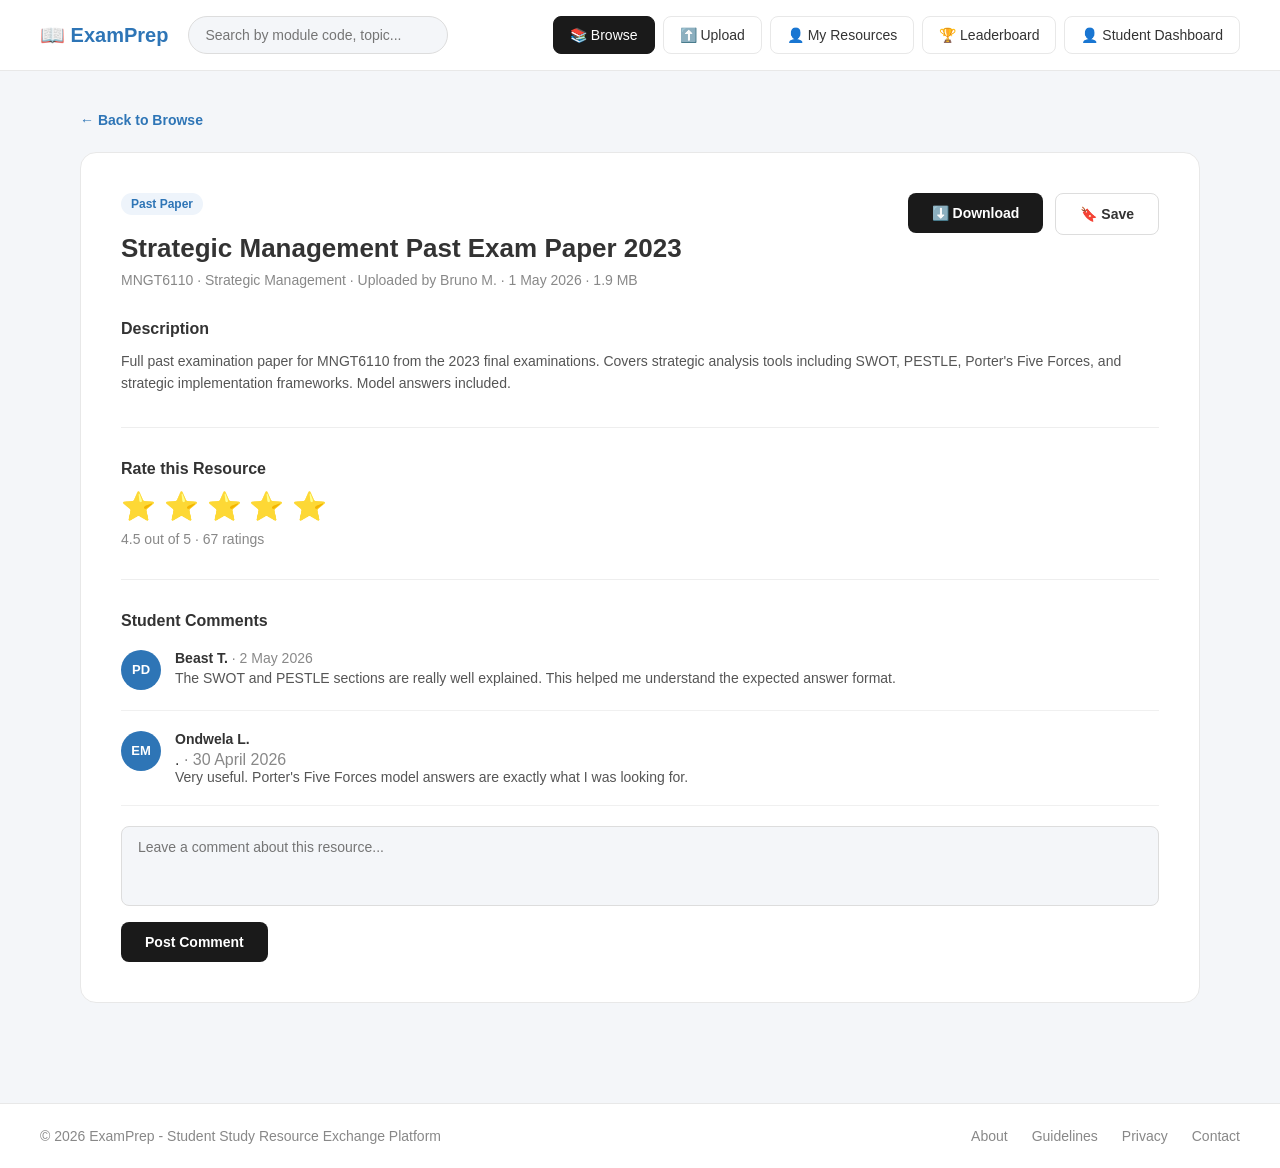
<file: resource_mngt.html>
<!DOCTYPE html>
<html lang="en">
<head>
  <meta charset="UTF-8">
  <meta name="viewport" content="width=device-width, initial-scale=1.0">
  <title>ExamPrep - MNGT6110 Resource</title>
  <link rel="stylesheet" href="style.css">
</head>
<body>
  <nav class="navbar">
    <div class="nav-left">
      <a href="home.html" class="nav-logo">📖 ExamPrep</a>
      <input type="text" class="nav-search" placeholder="Search by module code, topic...">
    </div>
    <div class="nav-right">
      <a href="browse.html" class="nav-btn active">📚 Browse</a>
      <a href="upload.html" class="nav-btn">⬆️ Upload</a>
      <a href="myresources.html" class="nav-btn">👤 My Resources</a>
      <a href="leaderboard.html" class="nav-btn">🏆 Leaderboard</a>
      <a href="home.html" class="nav-btn">👤 Student Dashboard</a>
    </div>
  </nav>

  <div class="page-content">
    <a href="browse.html" class="back-link">← Back to Browse</a>

    <div class="resource-detail-card">
      <div class="resource-detail-header">
        <div>
          <span class="resource-tag">Past Paper</span>
          <h1>Strategic Management Past Exam Paper 2023</h1>
          <p class="resource-meta">MNGT6110 · Strategic Management · Uploaded by Bruno M. · 1 May 2026 · 1.9 MB</p>
        </div>
        <div class="resource-actions">
          <a href="myresources.html"><button class="btn-primary">⬇️ Download</button></a>
          <button class="btn-secondary">🔖 Save</button>
        </div>
      </div>

      <div class="resource-description">
        <h3>Description</h3>
        <p>Full past examination paper for MNGT6110 from the 2023 final examinations. Covers strategic analysis tools including SWOT, PESTLE, Porter's Five Forces, and strategic implementation frameworks. Model answers included.</p>
      </div>

      <div class="rating-section">
        <h3>Rate this Resource</h3>
        <div class="stars">
          <span class="star">⭐</span>
          <span class="star">⭐</span>
          <span class="star">⭐</span>
          <span class="star">⭐</span>
          <span class="star">⭐</span>
        </div>
        <p class="rating-summary">4.5 out of 5 · 67 ratings</p>
      </div>

      <div class="comments-section">
        <h3>Student Comments</h3>
        <div class="comment">
          <div class="comment-avatar">PD</div>
          <div class="comment-body">
            <p class="comment-author">Beast T. <span class="comment-date">· 2 May 2026</span></p>
            <p>The SWOT and PESTLE sections are really well explained. This helped me understand the expected answer format.</p>
          </div>
        </div>
        <div class="comment">
          <div class="comment-avatar">EM</div>
          <div class="comment-body">
            <p class="comment-author">Ondwela L. </p>. <span class="comment-date">· 30 April 2026</span></p>
            <p>Very useful. Porter's Five Forces model answers are exactly what I was looking for.</p>
          </div>
        </div>
        <div class="comment-input">
          <textarea placeholder="Leave a comment about this resource..."></textarea>
          <button class="btn-primary">Post Comment</button>
        </div>
      </div>
    </div>
  </div>

  <footer class="footer">
    <p>© 2026 ExamPrep - Student Study Resource Exchange Platform</p>
    <div class="footer-links">
      <a href="#">About</a>
      <a href="#">Guidelines</a>
      <a href="#">Privacy</a>
      <a href="#">Contact</a>
    </div>
  </footer>
</body>
</html>
</file>
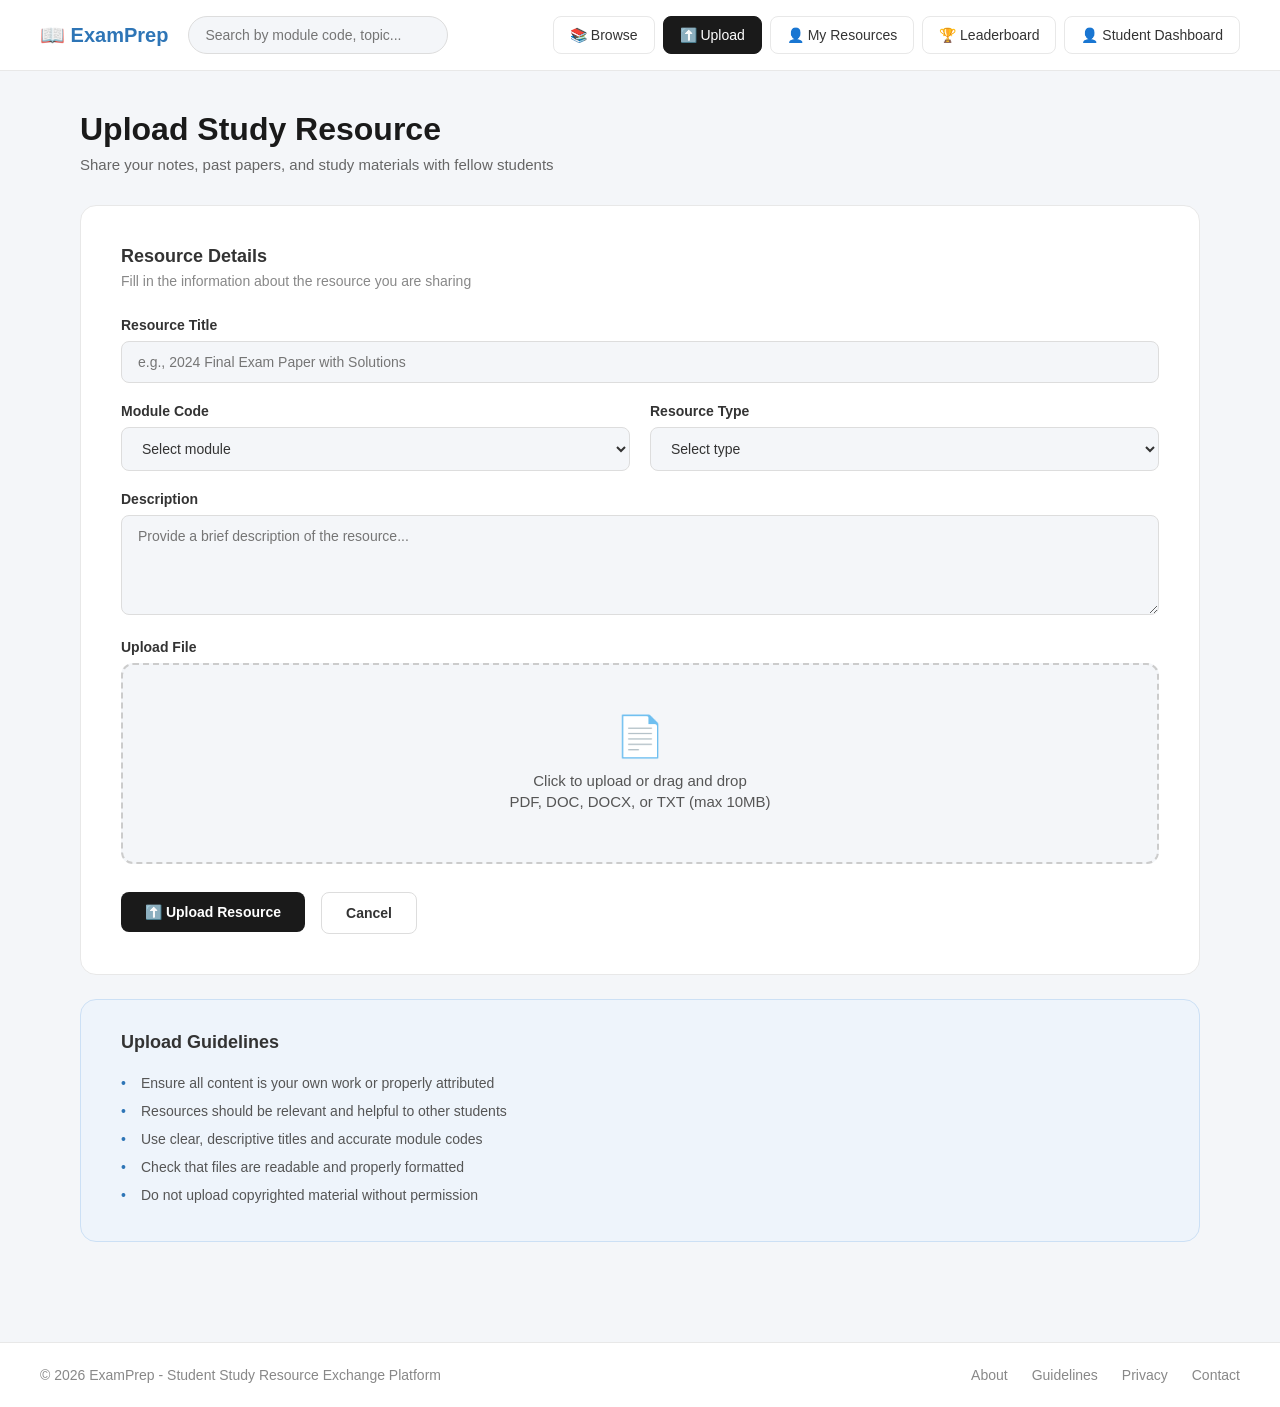
<file: upload.html>
<!DOCTYPE html>
<html lang="en">
<head>
  <meta charset="UTF-8">
  <meta name="viewport" content="width=device-width, initial-scale=1.0">
  <title>ExamPrep - Upload</title>
  <link rel="stylesheet" href="style.css">
</head>
<body>
  <nav class="navbar">
    <div class="nav-left">
      <a href="home.html" class="nav-logo">📖 ExamPrep</a>
      <input type="text" class="nav-search" placeholder="Search by module code, topic...">
    </div>
    <div class="nav-right">
      <a href="browse.html" class="nav-btn">📚 Browse</a>
      <a href="upload.html" class="nav-btn active">⬆️ Upload</a>
      <a href="myresources.html" class="nav-btn">👤 My Resources</a>
      <a href="leaderboard.html" class="nav-btn">🏆 Leaderboard</a>
      <a href="home.html" class="nav-btn">👤 Student Dashboard</a>
    </div>
  </nav>

  <div class="page-content">
    <h1 class="page-title">Upload Study Resource</h1>
    <p class="page-subtitle">Share your notes, past papers, and study materials with fellow students</p>

    <div class="upload-form-card">
      <h3>Resource Details</h3>
      <p class="form-subtitle">Fill in the information about the resource you are sharing</p>

      <div class="form-group">
        <label>Resource Title</label>
        <input type="text" placeholder="e.g., 2024 Final Exam Paper with Solutions">
      </div>

      <div class="form-row">
        <div class="form-group">
          <label>Module Code</label>
          <select>
            <option>Select module</option>
            <option>HCIN6222 - Human Computer Interaction</option>
            <option>BUSA7321 - Business Analysis 3A</option>
            <option>ITRM7311 - IT Risk Management</option>
            <option>IRIT7311 - Introduction to Research</option>
            <option>ACCT5210 - Financial Accounting 2</option>
            <option>MNGT6110 - Strategic Management</option>
          </select>
        </div>
        <div class="form-group">
          <label>Resource Type</label>
          <select>
            <option>Select type</option>
            <option>Past Paper</option>
            <option>Summary</option>
            <option>Notes</option>
            <option>Study Guide</option>
            <option>Assignment</option>
          </select>
        </div>
      </div>

      <div class="form-group">
        <label>Description</label>
        <textarea placeholder="Provide a brief description of the resource..."></textarea>
      </div>

      <div class="form-group">
        <label>Upload File</label>
        <div class="upload-zone">
          <span class="upload-icon">📄</span>
          <p>Click to upload or drag and drop</p>
          <p class="upload-hint">PDF, DOC, DOCX, or TXT (max 10MB)</p>
        </div>
      </div>

      <div class="form-buttons">
        <a href="home.html"><button class="btn-primary">⬆️ Upload Resource</button></a>
        <a href="home.html"><button class="btn-secondary">Cancel</button></a>
      </div>
    </div>

    <div class="guidelines-card">
      <h3>Upload Guidelines</h3>
      <ul>
        <li>Ensure all content is your own work or properly attributed</li>
        <li>Resources should be relevant and helpful to other students</li>
        <li>Use clear, descriptive titles and accurate module codes</li>
        <li>Check that files are readable and properly formatted</li>
        <li>Do not upload copyrighted material without permission</li>
      </ul>
    </div>
  </div>

  <footer class="footer">
    <p>© 2026 ExamPrep - Student Study Resource Exchange Platform</p>
    <div class="footer-links">
      <a href="#">About</a>
      <a href="#">Guidelines</a>
      <a href="#">Privacy</a>
      <a href="#">Contact</a>
    </div>
  </footer>
</body>
</html>
</file>
<file: style.css>
* {
  margin: 0;
  padding: 0;
  box-sizing: border-box;
  font-family: 'Segoe UI', Tahoma, Geneva, Verdana, sans-serif;
}

body {
  background-color: #F4F6F9;
  color: #333333;
}

a {
  text-decoration: none;
  color: inherit;
}

/* ── LOGIN ── */
.login-body {
  display: flex;
  justify-content: center;
  align-items: center;
  min-height: 100vh;
  background: linear-gradient(135deg, #2E75B6 0%, #1a4f80 100%);
}

.login-container {
  width: 100%;
  max-width: 440px;
  padding: 20px;
}

.login-card {
  background: #ffffff;
  border-radius: 16px;
  padding: 48px 40px;
  box-shadow: 0 20px 60px rgba(0,0,0,0.15);
}

.login-logo {
  display: flex;
  align-items: center;
  gap: 10px;
  margin-bottom: 8px;
  justify-content: center;
}

.logo-icon { font-size: 32px; }

.logo-text {
  font-size: 28px;
  font-weight: 700;
  color: #2E75B6;
}

.login-tagline {
  text-align: center;
  color: #888;
  margin-bottom: 32px;
  font-size: 14px;
}

.form-group {
  margin-bottom: 20px;
}

.form-group label {
  display: block;
  font-size: 14px;
  font-weight: 600;
  margin-bottom: 8px;
  color: #333;
}

.form-group input,
.form-group select,
.form-group textarea {
  width: 100%;
  padding: 12px 16px;
  border: 1px solid #ddd;
  border-radius: 8px;
  font-size: 14px;
  background: #F4F6F9;
  color: #333;
  outline: none;
  transition: border 0.2s;
}

.form-group input:focus,
.form-group select:focus,
.form-group textarea:focus {
  border-color: #2E75B6;
  background: #fff;
}

.form-group textarea {
  height: 100px;
  resize: vertical;
}

.full-width { width: 100%; }

.register-link {
  text-align: center;
  margin-top: 16px;
  font-size: 14px;
  color: #888;
}

.register-link a { color: #2E75B6; font-weight: 600; }

/* ── NAVBAR ── */
.navbar {
  background: #ffffff;
  padding: 16px 40px;
  display: flex;
  align-items: center;
  justify-content: space-between;
  border-bottom: 1px solid #e8e8e8;
  position: sticky;
  top: 0;
  z-index: 100;
}

.nav-left {
  display: flex;
  align-items: center;
  gap: 20px;
}

.nav-logo {
  font-size: 20px;
  font-weight: 700;
  color: #2E75B6;
  white-space: nowrap;
}

.nav-search {
  padding: 10px 16px;
  border: 1px solid #ddd;
  border-radius: 24px;
  width: 260px;
  font-size: 14px;
  background: #F4F6F9;
  outline: none;
}

.nav-search:focus { border-color: #2E75B6; }

.nav-right {
  display: flex;
  align-items: center;
  gap: 8px;
}

.nav-btn {
  padding: 10px 16px;
  border-radius: 8px;
  font-size: 14px;
  font-weight: 500;
  color: #333;
  border: 1px solid #e8e8e8;
  background: #fff;
  cursor: pointer;
  transition: all 0.2s;
  white-space: nowrap;
}

.nav-btn:hover { background: #F4F6F9; }

.nav-btn.active {
  background: #1a1a1a;
  color: #ffffff;
  border-color: #1a1a1a;
}

/* ── BUTTONS ── */
.btn-primary {
  background: #1a1a1a;
  color: #ffffff;
  border: none;
  padding: 12px 24px;
  border-radius: 8px;
  font-size: 14px;
  font-weight: 600;
  cursor: pointer;
  transition: background 0.2s;
}

.btn-primary:hover { background: #2E75B6; }

.btn-secondary {
  background: #ffffff;
  color: #333;
  border: 1px solid #ddd;
  padding: 12px 24px;
  border-radius: 8px;
  font-size: 14px;
  font-weight: 600;
  cursor: pointer;
  transition: all 0.2s;
}

.btn-secondary:hover { background: #F4F6F9; }

.btn-delete {
  background: none;
  border: none;
  font-size: 18px;
  cursor: pointer;
  color: #e53e3e;
}

/* ── PAGE CONTENT ── */
.page-content {
  max-width: 1200px;
  margin: 0 auto;
  padding: 40px 40px;
}

.page-title {
  font-size: 32px;
  font-weight: 700;
  color: #1a1a1a;
  margin-bottom: 8px;
}

.page-subtitle {
  font-size: 15px;
  color: #666;
  margin-bottom: 32px;
}

.section-title {
  margin: 40px 0 20px;
}

.section-title h2 {
  font-size: 22px;
  font-weight: 700;
}

/* ── HERO ── */
.hero-section {
  background: linear-gradient(135deg, #2E75B6, #1a4f80);
  color: white;
  padding: 48px 40px;
  border-radius: 16px;
  margin-bottom: 40px;
}

.hero-section h1 { font-size: 32px; margin-bottom: 8px; }
.hero-section p { font-size: 16px; opacity: 0.9; }

/* ── QUICK ACCESS CARDS ── */
.quick-access {
  display: grid;
  grid-template-columns: repeat(5, 1fr);
  gap: 16px;
  margin-bottom: 40px;
}

.quick-card {
  background: #ffffff;
  border-radius: 12px;
  padding: 24px 20px;
  border: 1px solid #e8e8e8;
  text-align: center;
  transition: all 0.2s;
  cursor: pointer;
}

.quick-card:hover {
  border-color: #2E75B6;
  transform: translateY(-2px);
  box-shadow: 0 4px 16px rgba(46,117,182,0.1);
}

.quick-icon { font-size: 28px; display: block; margin-bottom: 12px; }
.quick-card h3 { font-size: 14px; font-weight: 600; margin-bottom: 6px; }
.quick-card p { font-size: 12px; color: #888; }

/* ── RESOURCE LIST ── */
.resource-list { display: flex; flex-direction: column; gap: 12px; }

.resource-card {
  background: #ffffff;
  border: 1px solid #e8e8e8;
  border-radius: 12px;
  padding: 20px 24px;
  display: flex;
  justify-content: space-between;
  align-items: center;
  transition: all 0.2s;
}

.resource-card:hover {
  border-color: #2E75B6;
  box-shadow: 0 2px 12px rgba(46,117,182,0.08);
}

.resource-tag {
  background: #EEF4FB;
  color: #2E75B6;
  font-size: 12px;
  font-weight: 600;
  padding: 4px 10px;
  border-radius: 20px;
  display: inline-block;
  margin-bottom: 8px;
}

.resource-info h4 { font-size: 15px; font-weight: 600; margin-bottom: 4px; }
.resource-info p { font-size: 13px; color: #888; }
.resource-rating { font-size: 15px; font-weight: 600; color: #f59e0b; }

/* ── FILTER TAGS ── */
.filter-tags {
  display: flex;
  gap: 10px;
  flex-wrap: wrap;
  margin-bottom: 32px;
}

.filter-tag {
  padding: 8px 18px;
  border-radius: 20px;
  border: 1px solid #ddd;
  background: #fff;
  font-size: 14px;
  cursor: pointer;
  transition: all 0.2s;
}

.filter-tag:hover, .filter-tag.active {
  background: #1a1a1a;
  color: #fff;
  border-color: #1a1a1a;
}

/* ── MODULE GRID ── */
.module-grid {
  display: grid;
  grid-template-columns: repeat(2, 1fr);
  gap: 20px;
}

.module-card {
  background: #ffffff;
  border: 1px solid #e8e8e8;
  border-radius: 12px;
  padding: 28px;
  transition: all 0.2s;
  cursor: pointer;
}

.module-card:hover {
  border-color: #2E75B6;
  box-shadow: 0 4px 16px rgba(46,117,182,0.1);
}

.module-card-top {
  display: flex;
  justify-content: space-between;
  align-items: center;
  margin-bottom: 12px;
}

.module-icon-title {
  display: flex;
  align-items: center;
  gap: 10px;
}

.module-icon { font-size: 22px; color: #2E75B6; }
.module-card h3 { font-size: 18px; font-weight: 700; }

.module-tag {
  background: #F4F6F9;
  color: #555;
  font-size: 12px;
  padding: 4px 12px;
  border-radius: 20px;
  border: 1px solid #ddd;
}

.module-name { color: #666; font-size: 14px; margin-bottom: 16px; }
.module-resources { font-size: 14px; color: #888; }

/* ── RESOURCE DETAIL ── */
.back-link {
  display: inline-block;
  margin-bottom: 24px;
  color: #2E75B6;
  font-weight: 600;
  font-size: 14px;
}

.resource-detail-card {
  background: #fff;
  border-radius: 16px;
  padding: 40px;
  border: 1px solid #e8e8e8;
}

.resource-detail-header {
  display: flex;
  justify-content: space-between;
  align-items: flex-start;
  margin-bottom: 32px;
  gap: 20px;
}

.resource-detail-header h1 { font-size: 26px; font-weight: 700; margin: 10px 0 8px; }
.resource-meta { font-size: 14px; color: #888; }

.resource-actions { display: flex; gap: 12px; flex-shrink: 0; }

.resource-description {
  margin-bottom: 32px;
  padding-bottom: 32px;
  border-bottom: 1px solid #eee;
}

.resource-description h3 { margin-bottom: 12px; font-size: 16px; }
.resource-description p { color: #555; font-size: 14px; line-height: 1.6; }

.rating-section {
  margin-bottom: 32px;
  padding-bottom: 32px;
  border-bottom: 1px solid #eee;
}

.rating-section h3 { margin-bottom: 12px; font-size: 16px; }
.stars { font-size: 28px; margin-bottom: 8px; cursor: pointer; }
.rating-summary { font-size: 14px; color: #888; }

.comments-section h3 { margin-bottom: 20px; font-size: 16px; }

.comment {
  display: flex;
  gap: 14px;
  margin-bottom: 20px;
  padding-bottom: 20px;
  border-bottom: 1px solid #f0f0f0;
}

.comment-avatar {
  width: 40px;
  height: 40px;
  border-radius: 50%;
  background: #2E75B6;
  color: white;
  display: flex;
  align-items: center;
  justify-content: center;
  font-size: 13px;
  font-weight: 700;
  flex-shrink: 0;
}

.comment-author { font-weight: 600; font-size: 14px; margin-bottom: 4px; }
.comment-date { color: #888; font-weight: 400; }
.comment-body p:last-child { font-size: 14px; color: #555; }

.comment-input { margin-top: 20px; }
.comment-input textarea {
  width: 100%;
  padding: 12px 16px;
  border: 1px solid #ddd;
  border-radius: 8px;
  height: 80px;
  resize: none;
  font-size: 14px;
  margin-bottom: 12px;
  background: #F4F6F9;
}

/* ── UPLOAD ── */
.upload-form-card {
  background: #fff;
  border-radius: 16px;
  padding: 40px;
  border: 1px solid #e8e8e8;
  margin-bottom: 24px;
}

.upload-form-card h3 { font-size: 18px; font-weight: 700; margin-bottom: 6px; }
.form-subtitle { font-size: 14px; color: #888; margin-bottom: 28px; }

.form-row {
  display: grid;
  grid-template-columns: 1fr 1fr;
  gap: 20px;
}

.upload-zone {
  border: 2px dashed #ccc;
  border-radius: 12px;
  padding: 48px;
  text-align: center;
  background: #F4F6F9;
  cursor: pointer;
  transition: border 0.2s;
}

.upload-zone:hover { border-color: #2E75B6; }
.upload-icon { font-size: 40px; display: block; margin-bottom: 12px; }
.upload-zone p { font-size: 15px; color: #555; margin-bottom: 4px; }
.upload-hint { font-size: 13px; color: #aaa; }

.form-buttons { display: flex; gap: 16px; margin-top: 28px; }

.guidelines-card {
  background: #EEF4FB;
  border-radius: 16px;
  padding: 32px 40px;
  border: 1px solid #cce0f5;
}

.guidelines-card h3 { font-size: 18px; font-weight: 700; margin-bottom: 16px; }
.guidelines-card ul { list-style: none; }
.guidelines-card ul li {
  font-size: 14px;
  color: #555;
  padding: 6px 0;
  padding-left: 20px;
  position: relative;
}
.guidelines-card ul li::before { content: "•"; position: absolute; left: 0; color: #2E75B6; }

/* ── LEADERBOARD ── */
.leaderboard-header {
  display: flex;
  justify-content: space-between;
  align-items: center;
  margin-bottom: 32px;
}

.trophy-icon { font-size: 48px; }

.stats-grid {
  display: grid;
  grid-template-columns: repeat(3, 1fr);
  gap: 20px;
  margin-bottom: 32px;
}

.stat-card {
  background: #fff;
  border-radius: 12px;
  padding: 28px;
  border: 1px solid #e8e8e8;
}

.green-card { background: #f0fdf4; border-color: #bbf7d0; }

.stat-label { font-size: 13px; color: #888; margin-bottom: 8px; }
.stat-card h3 { font-size: 22px; font-weight: 700; margin-bottom: 8px; }
.stat-card p { font-size: 14px; color: #555; margin-bottom: 6px; }
.stat-highlight { font-size: 14px; font-weight: 600; color: #2E75B6; }

.progress-bar {
  background: #e8e8e8;
  border-radius: 8px;
  height: 8px;
  margin-top: 12px;
}

.progress-fill {
  background: #22c55e;
  height: 8px;
  border-radius: 8px;
}

.leaderboard-card {
  background: #fff;
  border-radius: 16px;
  padding: 32px;
  border: 1px solid #e8e8e8;
}

.leaderboard-card h3 { font-size: 18px; font-weight: 700; margin-bottom: 6px; }

.leaderboard-row {
  display: flex;
  align-items: center;
  gap: 16px;
  padding: 16px;
  border-radius: 12px;
  margin-top: 12px;
  border: 1px solid #f0f0f0;
}

.leaderboard-row.gold { background: #fffbeb; border-color: #fde68a; }
.leaderboard-row.silver { background: #f8fafc; border-color: #e2e8f0; }
.leaderboard-row.bronze { background: #fff7ed; border-color: #fed7aa; }

.rank-icon { font-size: 24px; }
.rank-number {
  width: 32px;
  height: 32px;
  background: #F4F6F9;
  border-radius: 50%;
  display: flex;
  align-items: center;
  justify-content: center;
  font-weight: 700;
  font-size: 14px;
}

.contributor-avatar {
  width: 40px;
  height: 40px;
  border-radius: 50%;
  background: #2E75B6;
  color: white;
  display: flex;
  align-items: center;
  justify-content: center;
  font-weight: 700;
  font-size: 13px;
}

.contributor-info { flex: 1; }
.contributor-name { font-weight: 600; font-size: 15px; margin-bottom: 4px; }
.contributor-stats { font-size: 13px; color: #888; }
.contributor-points { font-weight: 700; font-size: 16px; color: #2E75B6; }

.badge {
  font-size: 11px;
  padding: 2px 10px;
  border-radius: 20px;
  margin-left: 8px;
  font-weight: 600;
}

.gold-badge { background: #fef3c7; color: #92400e; }
.silver-badge { background: #f1f5f9; color: #475569; }
.bronze-badge { background: #fff7ed; color: #9a3412; }

/* ── CHALLENGES ── */
.challenge-banner {
  background: linear-gradient(135deg, #2E75B6, #1a4f80);
  border-radius: 16px;
  padding: 40px;
  color: white;
  margin-bottom: 40px;
}

.challenge-live {
  font-size: 13px;
  font-weight: 700;
  background: rgba(255,255,255,0.2);
  padding: 4px 12px;
  border-radius: 20px;
  display: inline-block;
  margin-bottom: 12px;
}

.challenge-banner h2 { font-size: 28px; font-weight: 700; margin-bottom: 12px; }
.challenge-banner p { font-size: 15px; opacity: 0.9; margin-bottom: 20px; }

.challenge-meta {
  display: flex;
  gap: 20px;
  margin-bottom: 24px;
  font-size: 14px;
  opacity: 0.9;
}

.challenge-grid {
  display: grid;
  grid-template-columns: repeat(2, 1fr);
  gap: 20px;
  margin-bottom: 40px;
}

.challenge-card {
  background: #fff;
  border-radius: 12px;
  padding: 28px;
  border: 1px solid #e8e8e8;
}

.challenge-status { font-size: 12px; font-weight: 600; padding: 4px 12px; border-radius: 20px; display: inline-block; margin-bottom: 12px; }
.active-status { background: #dcfce7; color: #166534; }

.challenge-card h3 { font-size: 18px; font-weight: 700; margin-bottom: 10px; }
.challenge-card p { font-size: 14px; color: #555; margin-bottom: 16px; }
.challenge-reward { font-size: 13px; font-weight: 600; color: #2E75B6; margin-bottom: 6px; }
.challenge-deadline { font-size: 13px; color: #888; }

.challenge-progress p { font-size: 13px; color: #888; margin-top: 6px; }

.past-challenges { background: #fff; border-radius: 12px; border: 1px solid #e8e8e8; overflow: hidden; }

.past-challenge-row {
  display: flex;
  justify-content: space-between;
  align-items: center;
  padding: 20px 24px;
  border-bottom: 1px solid #f0f0f0;
}

.past-challenge-row h4 { font-size: 15px; font-weight: 600; margin-bottom: 4px; }
.past-challenge-row p { font-size: 13px; color: #888; }
.past-challenge-winner { display: flex; align-items: center; gap: 12px; font-size: 14px; }
.completed-badge { background: #F4F6F9; color: #555; font-size: 12px; padding: 4px 12px; border-radius: 20px; }

/* ── MY RESOURCES ── */
.tab-bar {
  display: flex;
  background: #F4F6F9;
  border-radius: 12px;
  padding: 4px;
  width: fit-content;
  margin-bottom: 32px;
  border: 1px solid #e8e8e8;
}

.tab {
  padding: 10px 24px;
  border-radius: 10px;
  border: none;
  background: none;
  font-size: 14px;
  font-weight: 500;
  cursor: pointer;
  color: #666;
}

.active-tab {
  background: #ffffff;
  color: #1a1a1a;
  font-weight: 700;
  box-shadow: 0 1px 4px rgba(0,0,0,0.1);
}

.saved-section {
  background: #fff;
  border-radius: 16px;
  padding: 32px;
  border: 1px solid #e8e8e8;
}

.saved-section h3 { font-size: 18px; font-weight: 700; margin-bottom: 6px; }

.saved-resource-row {
  display: flex;
  align-items: center;
  gap: 16px;
  padding: 20px;
  border: 1px solid #f0f0f0;
  border-radius: 12px;
  margin-top: 16px;
}

.saved-icon { font-size: 28px; color: #2E75B6; }
.saved-info { flex: 1; }
.saved-info h4 { font-size: 15px; font-weight: 600; margin-bottom: 8px; }
.saved-meta { display: flex; gap: 12px; align-items: center; font-size: 13px; color: #888; flex-wrap: wrap; }
.saved-actions { display: flex; gap: 12px; align-items: center; }

/* ── FOOTER ── */
.footer {
  background: #ffffff;
  border-top: 1px solid #e8e8e8;
  padding: 24px 40px;
  display: flex;
  justify-content: space-between;
  align-items: center;
  margin-top: 60px;
  font-size: 14px;
  color: #888;
}

.footer-links { display: flex; gap: 24px; }
.footer-links a { color: #888; transition: color 0.2s; }
.footer-links a:hover { color: #2E75B6; }
</file>
